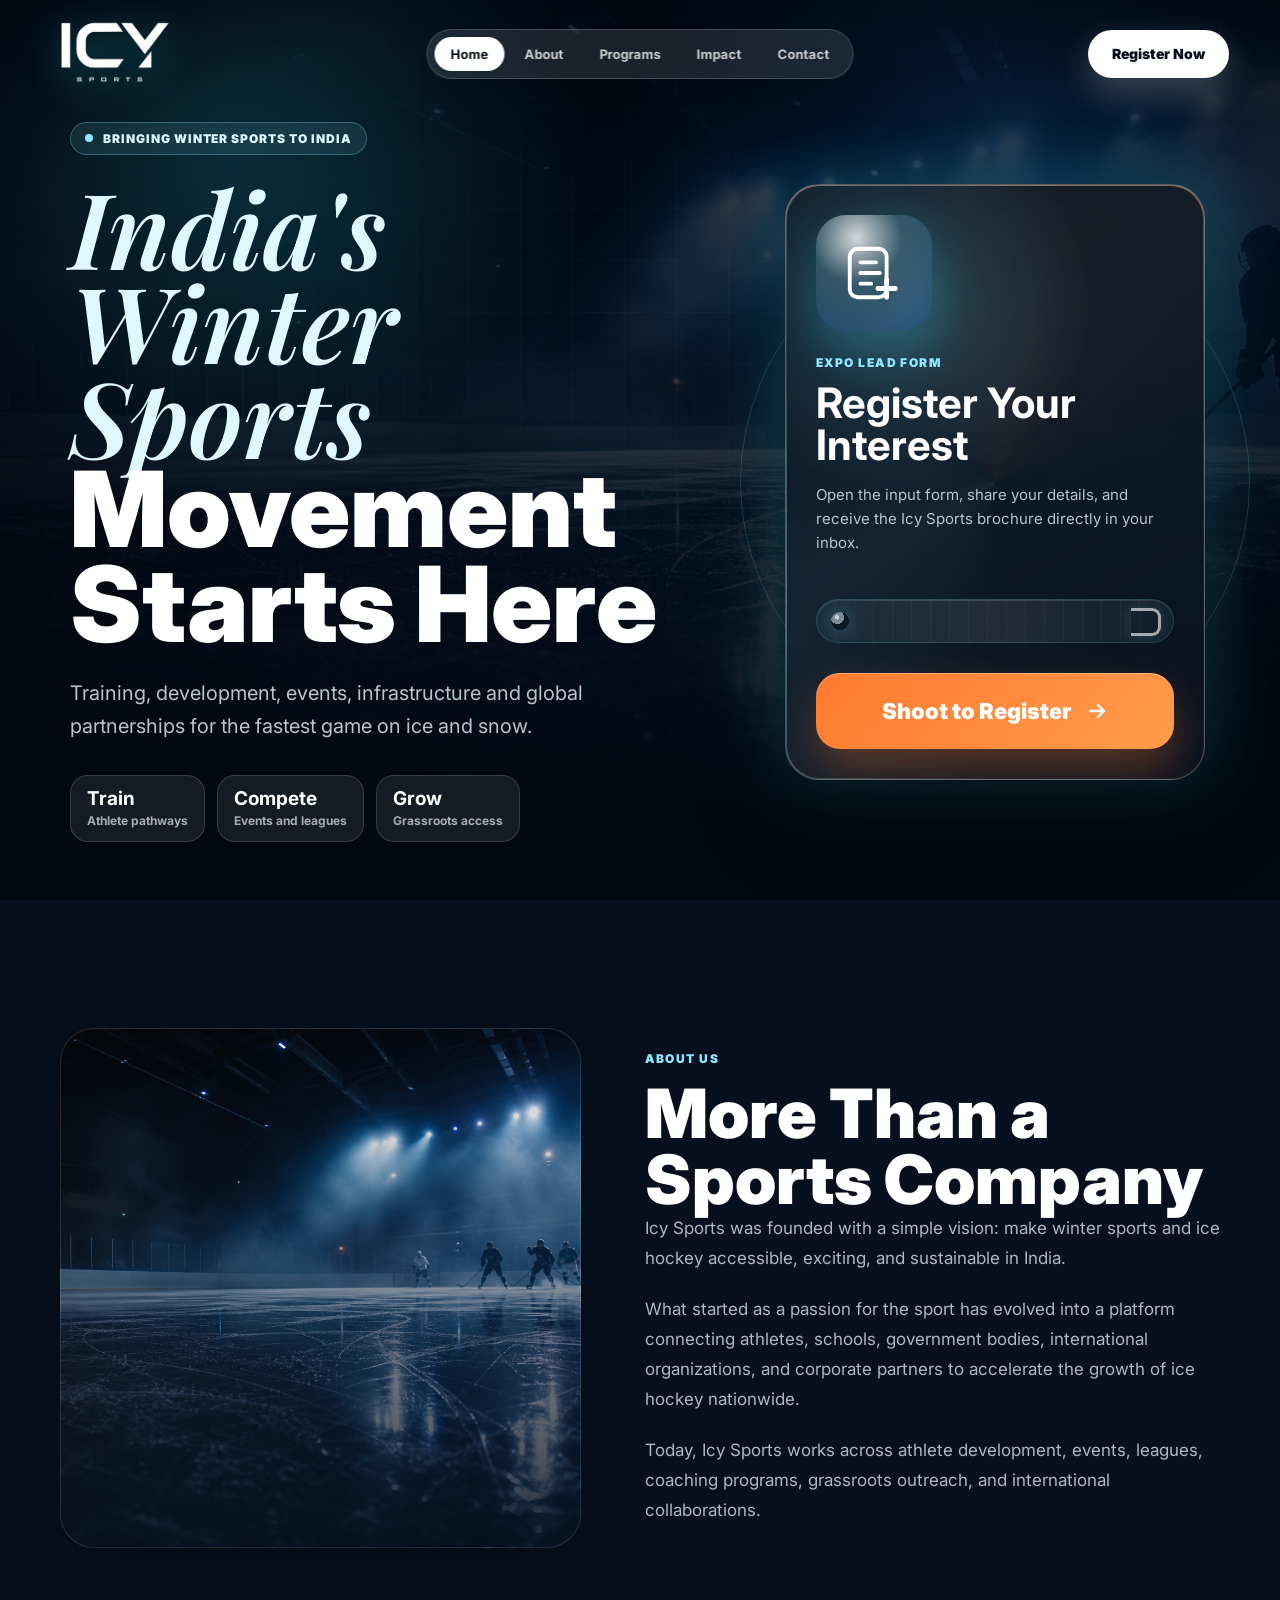
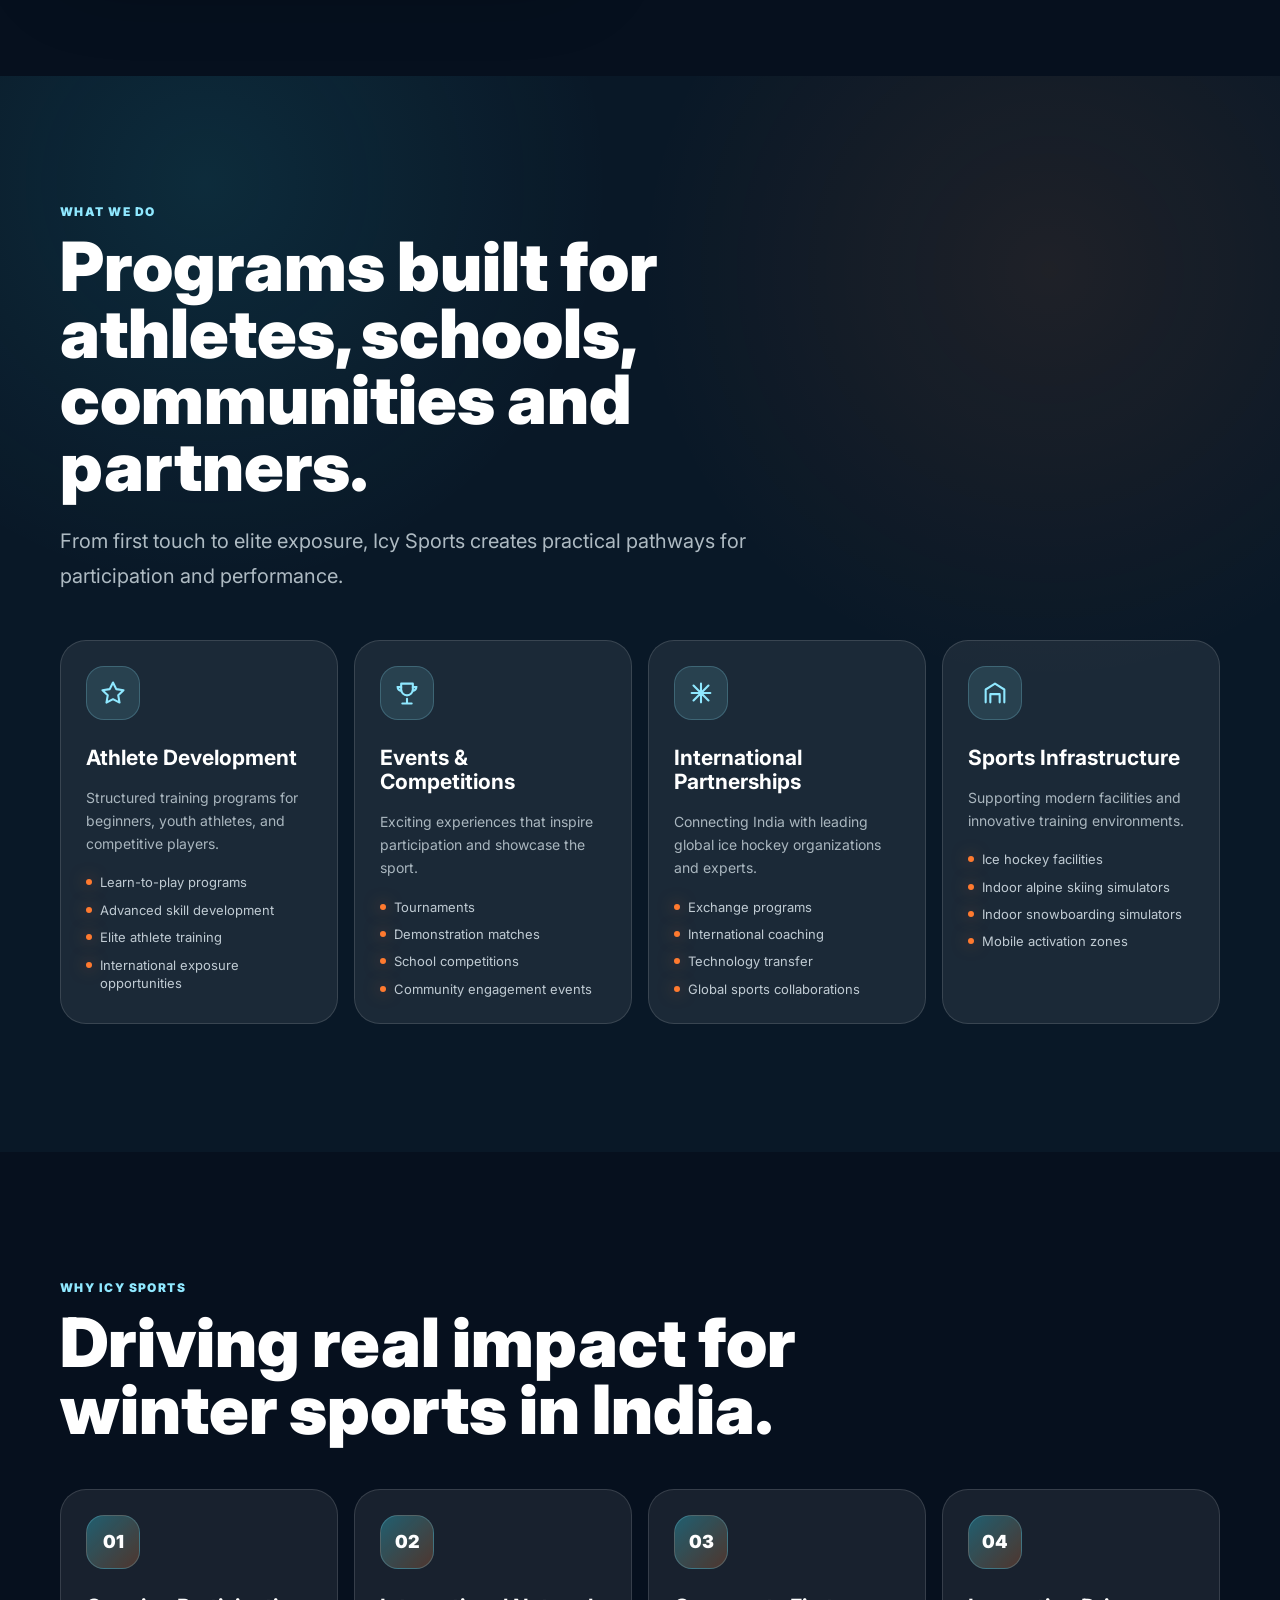
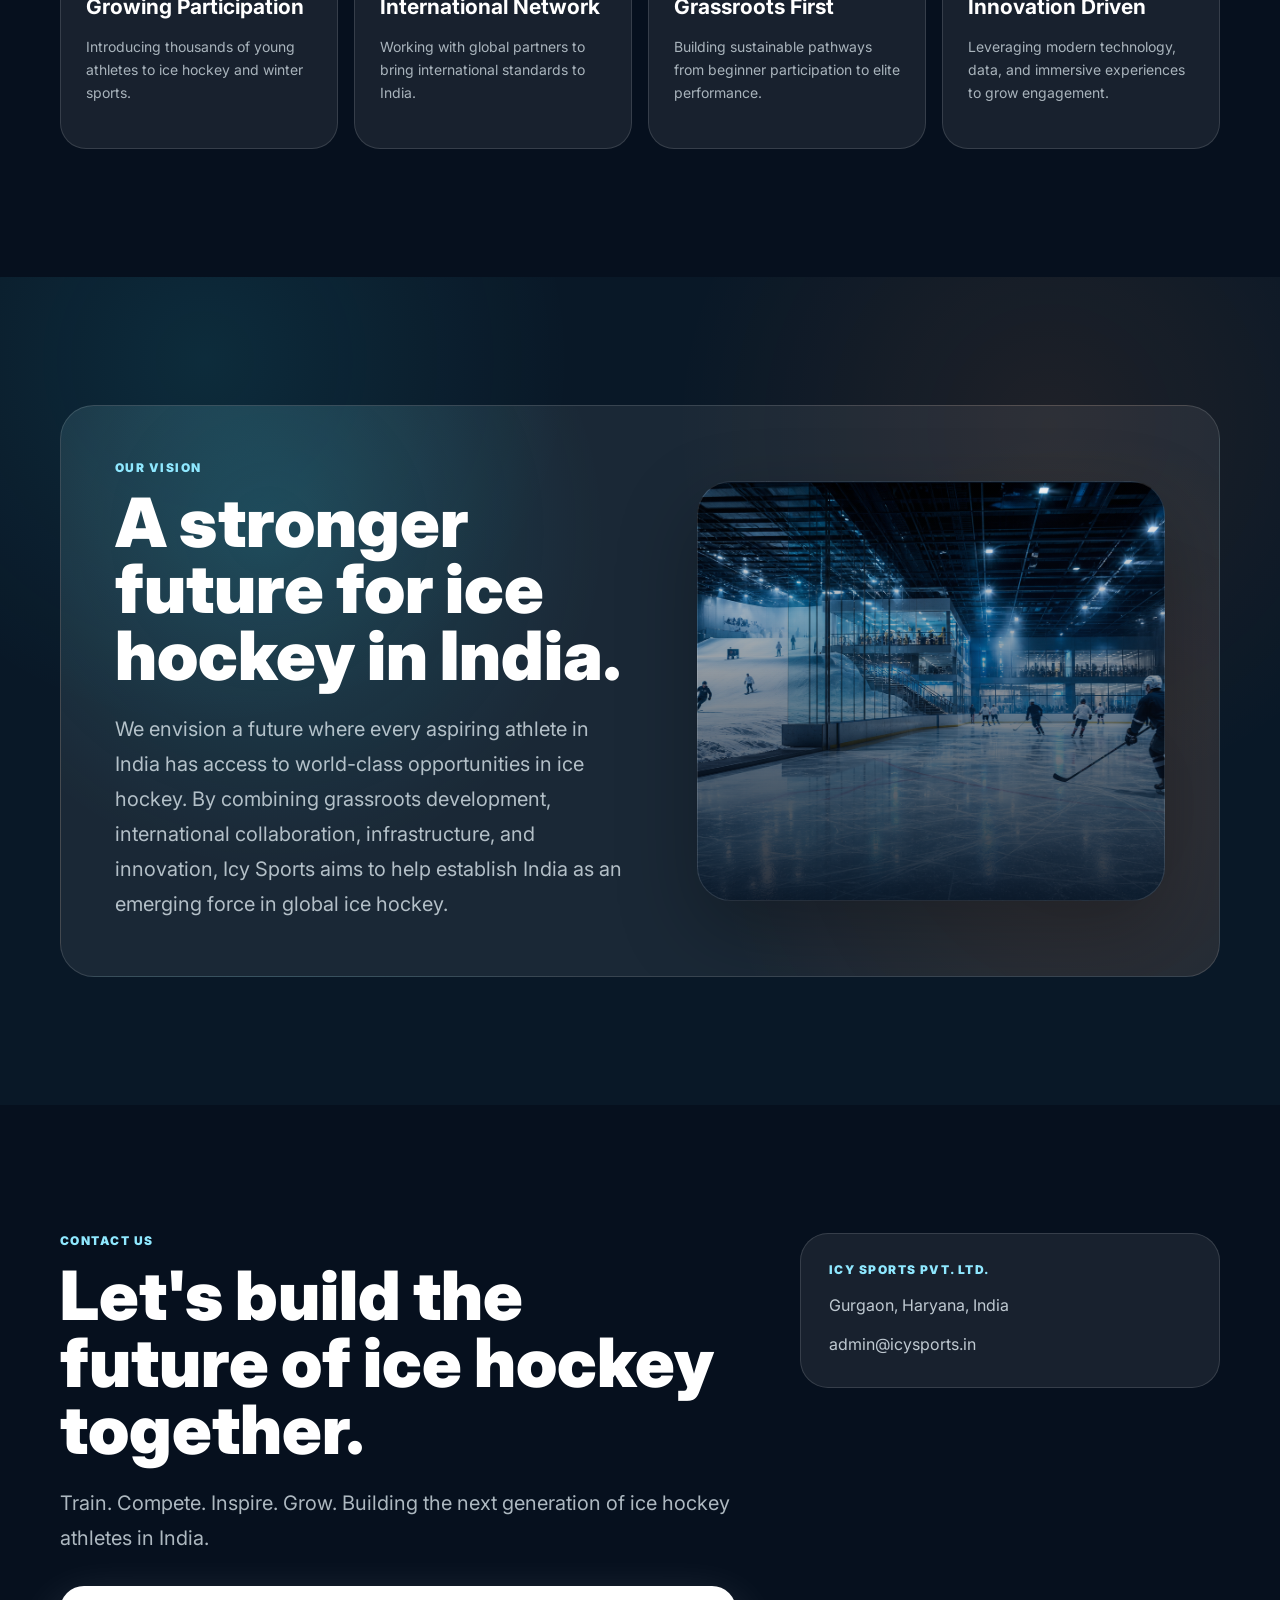
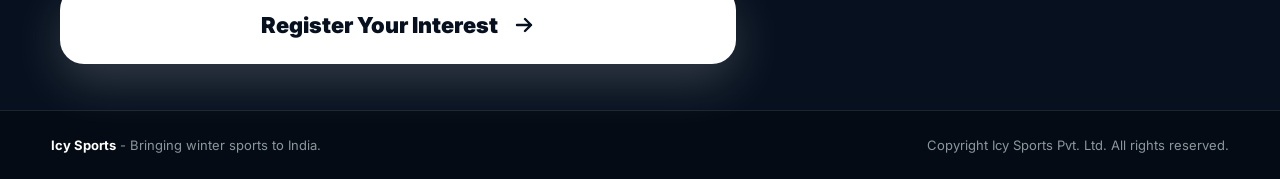
<file: index.html>
<!DOCTYPE html>
<html lang="en">
<head>
  <meta charset="UTF-8">
  <meta name="viewport" content="width=device-width, initial-scale=1.0">
  <title>Icy Sports - Ice Hockey India</title>
  <link rel="preconnect" href="https://fonts.googleapis.com">
  <link rel="preconnect" href="https://fonts.gstatic.com" crossorigin>
  <link href="https://fonts.googleapis.com/css2?family=Inter:wght@300;400;500;600;700;800;900&family=Playfair+Display:ital,wght@1,500;1,600;1,700&display=swap" rel="stylesheet">
  <style>
    *, *::before, *::after { box-sizing: border-box; margin: 0; padding: 0; }

    :root {
      --ice: #dff8ff;
      --frost: #8fe8ff;
      --blue: #1c8dff;
      --cyan: #31d6ef;
      --navy: #06101e;
      --navy-2: #091827;
      --ink: #eef9ff;
      --muted: rgba(238, 249, 255, 0.72);
      --line: rgba(255, 255, 255, 0.14);
      --orange: #ff7a2f;
      --orange-2: #ff9c4b;
      --glass: rgba(8, 23, 38, 0.58);
      --panel: rgba(255, 255, 255, 0.08);
    }

    html {
      scroll-behavior: smooth;
      background: var(--navy);
    }

    body {
      min-height: 100vh;
      font-family: "Inter", system-ui, -apple-system, BlinkMacSystemFont, "Segoe UI", sans-serif;
      color: var(--ink);
      background: var(--navy);
      letter-spacing: 0;
      overflow-x: hidden;
    }

    body.menu-open { overflow: hidden; }

    a { color: inherit; text-decoration: none; }
    button { font: inherit; }

    .font-display {
      font-family: "Playfair Display", Georgia, serif;
      font-style: italic;
    }

    .site-nav {
      position: fixed;
      top: 0;
      left: 0;
      right: 0;
      z-index: 100;
      display: flex;
      align-items: center;
      justify-content: space-between;
      gap: 20px;
      padding: 18px clamp(18px, 4vw, 52px);
      transition: background 0.2s ease, border-color 0.2s ease, backdrop-filter 0.2s ease;
      border-bottom: 1px solid transparent;
    }

    .site-nav.scrolled {
      background: rgba(5, 14, 25, 0.74);
      border-bottom-color: rgba(255, 255, 255, 0.1);
      backdrop-filter: blur(18px);
    }

    .brand {
      display: inline-flex;
      align-items: center;
      gap: 0;
      min-width: 174px;
    }

    .brand img {
      width: 128px;
      height: auto;
      object-fit: contain;
      filter: drop-shadow(0 8px 20px rgba(49, 214, 239, 0.35));
    }

    .brand span {
      font-size: 25px;
      font-weight: 700;
      line-height: 1;
      color: #fff;
    }

    .nav-pill {
      position: absolute;
      left: 50%;
      transform: translateX(-50%);
      display: flex;
      align-items: center;
      gap: 4px;
      padding: 7px;
      border: 1px solid rgba(255, 255, 255, 0.18);
      border-radius: 999px;
      background: rgba(255, 255, 255, 0.1);
      backdrop-filter: blur(18px);
      box-shadow: 0 18px 50px rgba(0, 0, 0, 0.22);
    }

    .nav-pill a {
      padding: 9px 16px;
      border-radius: 999px;
      font-size: 13px;
      font-weight: 700;
      color: rgba(255, 255, 255, 0.78);
      transition: background 0.2s ease, color 0.2s ease;
      white-space: nowrap;
    }

    .nav-pill a:hover,
    .nav-pill a.active {
      color: #06101e;
      background: #fff;
    }

    .nav-actions {
      display: flex;
      align-items: center;
      justify-content: flex-end;
      gap: 12px;
      min-width: 174px;
    }

    .nav-register {
      display: inline-flex;
      align-items: center;
      justify-content: center;
      min-height: 48px;
      padding: 0 24px;
      border-radius: 999px;
      background: #fff;
      color: #06101e;
      font-size: 14px;
      font-weight: 900;
      box-shadow: 0 14px 34px rgba(255, 255, 255, 0.22);
      transition: transform 0.2s ease, box-shadow 0.2s ease;
    }

    .nav-register:hover {
      transform: translateY(-2px);
      box-shadow: 0 18px 40px rgba(143, 232, 255, 0.28);
    }

    .menu-toggle {
      display: none;
      width: 48px;
      height: 48px;
      align-items: center;
      justify-content: center;
      border: 1px solid rgba(255, 255, 255, 0.18);
      border-radius: 50%;
      color: #fff;
      background: rgba(255, 255, 255, 0.1);
      cursor: pointer;
    }

    .menu-toggle span,
    .menu-toggle span::before,
    .menu-toggle span::after {
      display: block;
      width: 18px;
      height: 2px;
      border-radius: 2px;
      background: currentColor;
      transition: transform 0.2s ease, opacity 0.2s ease;
    }

    .menu-toggle span::before,
    .menu-toggle span::after {
      content: "";
      position: absolute;
    }

    .menu-toggle span { position: relative; }
    .menu-toggle span::before { transform: translateY(-6px); }
    .menu-toggle span::after { transform: translateY(6px); }

    .menu-open .menu-toggle span { background: transparent; }
    .menu-open .menu-toggle span::before { background: #fff; transform: rotate(45deg); }
    .menu-open .menu-toggle span::after { background: #fff; transform: rotate(-45deg); }

    .mobile-menu {
      display: none;
      position: fixed;
      inset: 76px 16px auto;
      z-index: 95;
      padding: 18px;
      border: 1px solid rgba(255, 255, 255, 0.16);
      border-radius: 22px;
      background: rgba(5, 14, 25, 0.92);
      backdrop-filter: blur(18px);
      box-shadow: 0 30px 80px rgba(0, 0, 0, 0.4);
    }

    .mobile-menu a {
      display: block;
      padding: 14px 14px;
      border-radius: 14px;
      color: rgba(255, 255, 255, 0.82);
      font-weight: 800;
    }

    .mobile-menu a:hover { background: rgba(255, 255, 255, 0.1); color: #fff; }
    .menu-open .mobile-menu { display: block; }

    .hero {
      position: relative;
      min-height: 100vh;
      min-height: 100dvh;
      overflow: hidden;
      display: grid;
      place-items: center;
      padding: 118px 22px 54px;
      background: #020811;
      isolation: isolate;
    }

    .hero-base,
    .hero-reveal {
      position: absolute;
      inset: 0;
      pointer-events: none;
    }

    .hero-base {
      z-index: -5;
      background:
        radial-gradient(circle at 18% 18%, rgba(49, 214, 239, 0.32), transparent 28%),
        radial-gradient(circle at 82% 22%, rgba(28, 141, 255, 0.26), transparent 34%),
        linear-gradient(135deg, rgba(6, 16, 30, 0.88), rgba(6, 16, 30, 0.54)),
        url("assets/hero-ice-rink.png");
      background-position: center;
      background-size: cover;
      animation: heroZoom 1.9s cubic-bezier(0.16, 1, 0.3, 1) forwards;
      filter: saturate(0.95) contrast(1.05);
    }

    .hero-reveal {
      z-index: -4;
      background:
        linear-gradient(135deg, rgba(10, 32, 54, 0.42), rgba(0, 0, 0, 0.12)),
        url("assets/hero-winter-training.png");
      background-position: center;
      background-size: cover;
      opacity: 0.96;
      -webkit-mask-size: 100% 100%;
      mask-size: 100% 100%;
      -webkit-mask-repeat: no-repeat;
      mask-repeat: no-repeat;
    }

    .hero::before {
      content: "";
      position: absolute;
      inset: 0;
      z-index: -3;
      background:
        linear-gradient(rgba(255,255,255,0.08) 1px, transparent 1px),
        linear-gradient(90deg, rgba(255,255,255,0.08) 1px, transparent 1px);
      background-size: 52px 52px;
      mask-image: radial-gradient(ellipse 84% 68% at 50% 34%, black 0%, transparent 76%);
      opacity: 0.45;
      pointer-events: none;
    }

    .hero::after {
      content: "";
      position: absolute;
      inset: 0;
      z-index: -2;
      background:
        radial-gradient(ellipse 74% 55% at 50% 38%, transparent 0%, rgba(2, 8, 17, 0.42) 68%, #020811 100%),
        linear-gradient(180deg, rgba(2, 8, 17, 0.12) 0%, rgba(2, 8, 17, 0.42) 62%, #06101e 100%);
      pointer-events: none;
    }

    .hero-content {
      width: min(1140px, 100%);
      display: grid;
      grid-template-columns: minmax(0, 1fr) minmax(300px, 430px);
      align-items: center;
      gap: clamp(28px, 6vw, 74px);
    }

    .hero-copy {
      max-width: 710px;
      text-align: left;
    }

    .eyebrow {
      display: inline-flex;
      align-items: center;
      gap: 10px;
      margin-bottom: 24px;
      padding: 8px 14px;
      border: 1px solid rgba(143, 232, 255, 0.28);
      border-radius: 999px;
      background: rgba(143, 232, 255, 0.1);
      color: var(--ice);
      font-size: 12px;
      font-weight: 900;
      text-transform: uppercase;
      letter-spacing: 0.08em;
    }

    .eyebrow::before {
      content: "";
      width: 8px;
      height: 8px;
      border-radius: 50%;
      background: var(--frost);
      box-shadow: 0 0 0 0 rgba(143, 232, 255, 0.68);
      animation: pulseRing 2.2s ease-out infinite;
      flex: 0 0 auto;
    }

    h1 {
      color: #fff;
      font-size: clamp(48px, 8.2vw, 112px);
      line-height: 0.9;
      letter-spacing: 0;
      font-weight: 900;
      max-width: 820px;
    }

    h1 span {
      display: block;
    }

    h1 .font-display {
      color: var(--ice);
      font-weight: 600;
    }

    .hero-subtitle {
      max-width: 610px;
      margin-top: 26px;
      color: rgba(238, 249, 255, 0.78);
      font-size: clamp(16px, 2vw, 20px);
      line-height: 1.65;
    }

    .hero-stats {
      display: flex;
      flex-wrap: wrap;
      gap: 12px;
      margin-top: 32px;
    }

    .hero-stat {
      min-width: 134px;
      padding: 13px 16px;
      border: 1px solid rgba(255, 255, 255, 0.15);
      border-radius: 18px;
      background: rgba(255, 255, 255, 0.08);
      backdrop-filter: blur(14px);
    }

    .hero-stat strong {
      display: block;
      color: #fff;
      font-size: 19px;
      line-height: 1;
      margin-bottom: 5px;
    }

    .hero-stat span {
      display: block;
      color: rgba(238, 249, 255, 0.66);
      font-size: 12px;
      font-weight: 700;
    }

    .register-orbit {
      position: relative;
      min-height: 560px;
      display: grid;
      place-items: center;
    }

    .orbit-ring {
      position: absolute;
      border: 1px solid rgba(143, 232, 255, 0.18);
      border-radius: 50%;
      pointer-events: none;
    }

    .orbit-ring.one {
      width: min(90vw, 510px);
      height: min(90vw, 510px);
      animation: slowSpin 18s linear infinite;
    }

    .orbit-ring.two {
      width: min(74vw, 400px);
      height: min(74vw, 400px);
      border-style: dashed;
      animation: slowSpin 24s linear reverse infinite;
      opacity: 0.75;
    }

    .register-card {
      position: relative;
      width: min(100%, 420px);
      min-height: 468px;
      display: flex;
      flex-direction: column;
      justify-content: space-between;
      gap: 26px;
      padding: 30px;
      border: 1px solid rgba(255, 255, 255, 0.24);
      border-radius: 34px;
      background:
        linear-gradient(155deg, rgba(255, 255, 255, 0.2), rgba(255, 255, 255, 0.06)),
        rgba(5, 14, 25, 0.62);
      backdrop-filter: blur(24px);
      box-shadow:
        0 34px 90px rgba(0, 0, 0, 0.42),
        0 0 70px rgba(49, 214, 239, 0.28),
        inset 0 1px 0 rgba(255, 255, 255, 0.2);
      overflow: hidden;
      transform-style: preserve-3d;
      animation: floatCard 4.4s ease-in-out infinite;
    }

    .register-card::before {
      content: "";
      position: absolute;
      inset: -2px;
      background: conic-gradient(from 180deg, transparent, rgba(143, 232, 255, 0.52), transparent 34%, rgba(255, 122, 47, 0.54), transparent 72%);
      opacity: 0.75;
      animation: slowSpin 5.5s linear infinite;
      z-index: -2;
    }

    .register-card::after {
      content: "";
      position: absolute;
      inset: 1px;
      border-radius: 33px;
      background:
        radial-gradient(circle at 28% 20%, rgba(143, 232, 255, 0.22), transparent 34%),
        linear-gradient(155deg, rgba(8, 23, 38, 0.92), rgba(6, 16, 30, 0.74));
      z-index: -1;
    }

    .register-icon {
      width: 116px;
      height: 116px;
      display: grid;
      place-items: center;
      border-radius: 30px;
      background:
        radial-gradient(circle at 35% 20%, rgba(255, 255, 255, 0.82), rgba(143, 232, 255, 0.2) 38%, rgba(28, 141, 255, 0.24) 100%);
      color: #fff;
      box-shadow: 0 20px 50px rgba(49, 214, 239, 0.25);
      animation: iconGlow 2.6s ease-in-out infinite;
    }

    .register-icon svg {
      width: 62px;
      height: 62px;
      filter: drop-shadow(0 10px 18px rgba(0, 0, 0, 0.32));
    }

    .card-kicker {
      margin-top: 24px;
      color: var(--frost);
      font-size: 12px;
      font-weight: 900;
      text-transform: uppercase;
      letter-spacing: 0.12em;
    }

    .register-card h2 {
      margin-top: 12px;
      color: #fff;
      font-size: clamp(30px, 4vw, 42px);
      line-height: 1.02;
      letter-spacing: 0;
    }

    .register-card p {
      margin-top: 16px;
      color: rgba(238, 249, 255, 0.76);
      font-size: 15px;
      line-height: 1.6;
    }

    .register-cta {
      min-height: 76px;
      display: inline-flex;
      align-items: center;
      justify-content: center;
      gap: 14px;
      width: 100%;
      padding: 18px 26px;
      border-radius: 24px;
      background: linear-gradient(135deg, var(--orange), var(--orange-2));
      color: #fff;
      font-size: clamp(18px, 2.2vw, 22px);
      font-weight: 950;
      text-align: center;
      box-shadow:
        0 22px 46px rgba(255, 122, 47, 0.32),
        inset 0 1px 0 rgba(255, 255, 255, 0.32);
      transition: transform 0.2s ease, box-shadow 0.2s ease;
    }

    .shot-rink {
      position: relative;
      display: block;
      width: 100%;
      height: 44px;
      margin: 18px 0 4px;
      border-radius: 999px;
      border: 1px solid rgba(143, 232, 255, 0.22);
      background:
        linear-gradient(90deg, rgba(143,232,255,0.06), rgba(255,255,255,0.12), rgba(143,232,255,0.05)),
        repeating-linear-gradient(90deg, transparent 0 18px, rgba(255,255,255,0.05) 18px 19px);
      box-shadow: inset 0 1px 0 rgba(255,255,255,0.16);
      overflow: hidden;
      pointer-events: none;
      opacity: 0.8;
    }

    .shot-goal {
      position: absolute;
      top: 8px;
      right: 12px;
      width: 30px;
      height: 28px;
      border: 3px solid rgba(255,255,255,0.78);
      border-left: none;
      border-radius: 0 9px 9px 0;
      box-shadow: 0 0 18px rgba(143,232,255,0.28);
    }

    .shot-puck {
      position: absolute;
      left: 14px;
      top: 50%;
      width: 18px;
      height: 18px;
      border-radius: 50%;
      background:
        radial-gradient(circle at 35% 30%, #fff 0 12%, #95a8b7 13% 38%, #0b1725 39% 100%);
      transform: translateY(-50%);
      box-shadow: 0 0 20px rgba(143,232,255,0.48);
    }

    .register-card.shooting .shot-puck {
      animation: shootPuck 0.72s cubic-bezier(0.16, 1, 0.3, 1) forwards;
    }

    .register-card.shooting .register-cta {
      background: linear-gradient(135deg, #31d6ef, #1c8dff);
      box-shadow:
        0 30px 62px rgba(49, 214, 239, 0.38),
        inset 0 1px 0 rgba(255, 255, 255, 0.36);
    }

    @keyframes shootPuck {
      0% { left: 14px; transform: translateY(-50%) scale(1); }
      68% { left: calc(100% - 38px); transform: translateY(-50%) scale(0.88); }
      100% { left: calc(100% - 26px); transform: translateY(-50%) scale(0.2); opacity: 0; }
    }

    .ice-burst {
      position: absolute;
      right: 25px;
      top: 50%;
      width: 10px;
      height: 10px;
      border-radius: 50%;
      background: var(--ice);
      transform: translateY(-50%);
      opacity: 0;
      pointer-events: none;
    }

    .register-card.shooting .ice-burst {
      animation: goalBurst 0.62s 0.48s ease-out forwards;
    }

    @keyframes goalBurst {
      0% { opacity: 0.95; transform: translateY(-50%) scale(0.2); box-shadow: 0 0 0 0 rgba(255,255,255,0.95); }
      100% {
        opacity: 0;
        transform: translateY(-50%) scale(1.8);
        box-shadow:
          -42px -10px 0 rgba(143,232,255,0.85),
          -28px 18px 0 rgba(255,255,255,0.85),
          -12px -28px 0 rgba(255,122,47,0.8),
          18px 16px 0 rgba(143,232,255,0.75),
          34px -18px 0 rgba(255,255,255,0.75);
      }
    }

    .register-cta:hover {
      transform: translateY(-3px) scale(1.02);
      box-shadow:
        0 30px 62px rgba(255, 122, 47, 0.44),
        inset 0 1px 0 rgba(255, 255, 255, 0.36);
    }

    .register-cta svg {
      width: 24px;
      height: 24px;
      flex: 0 0 auto;
      transition: transform 0.2s ease;
    }

    .register-cta:hover svg { transform: translateX(4px); }

    .section {
      position: relative;
      padding: clamp(76px, 10vw, 128px) clamp(20px, 4vw, 56px);
      background: var(--navy);
    }

    .section.alt {
      background:
        radial-gradient(circle at 16% 10%, rgba(49, 214, 239, 0.1), transparent 28%),
        radial-gradient(circle at 82% 18%, rgba(255, 122, 47, 0.09), transparent 30%),
        var(--navy-2);
    }

    .section-inner {
      width: min(1160px, 100%);
      margin: 0 auto;
    }

    .section-label {
      color: var(--frost);
      font-size: 12px;
      font-weight: 950;
      text-transform: uppercase;
      letter-spacing: 0.12em;
      margin-bottom: 14px;
    }

    .section-title {
      max-width: 820px;
      color: #fff;
      font-size: clamp(34px, 5.6vw, 68px);
      line-height: 0.98;
      letter-spacing: 0;
      font-weight: 900;
    }

    .section-lead {
      max-width: 760px;
      margin-top: 24px;
      color: var(--muted);
      font-size: clamp(16px, 2vw, 20px);
      line-height: 1.75;
    }

    .about-grid {
      display: grid;
      grid-template-columns: 0.95fr 1.05fr;
      gap: clamp(28px, 5vw, 70px);
      align-items: center;
    }

    .visual-panel {
      min-height: 520px;
      border: 1px solid rgba(255, 255, 255, 0.13);
      border-radius: 34px;
      background:
        linear-gradient(180deg, rgba(6, 16, 30, 0.02), rgba(6, 16, 30, 0.86)),
        url("assets/hero-ice-rink.png");
      background-position: center;
      background-size: cover;
      overflow: hidden;
      box-shadow: 0 30px 80px rgba(0, 0, 0, 0.28);
    }

    .visual-panel.small {
      min-height: 420px;
      background:
        linear-gradient(180deg, rgba(6, 16, 30, 0.04), rgba(6, 16, 30, 0.88)),
        url("assets/hero-winter-training.png");
      background-position: center;
      background-size: cover;
    }

    .about-copy {
      display: grid;
      gap: 20px;
      color: var(--muted);
      font-size: 17px;
      line-height: 1.78;
    }

    .service-grid {
      display: grid;
      grid-template-columns: repeat(4, minmax(0, 1fr));
      gap: 16px;
      margin-top: 46px;
    }

    .service-card,
    .impact-card {
      position: relative;
      min-height: 330px;
      padding: 25px;
      border: 1px solid rgba(255, 255, 255, 0.13);
      border-radius: 26px;
      background: rgba(255, 255, 255, 0.075);
      overflow: hidden;
      transition: transform 0.2s ease, border-color 0.2s ease, background 0.2s ease;
    }

    .service-card:hover,
    .impact-card:hover {
      transform: translateY(-7px);
      border-color: rgba(143, 232, 255, 0.34);
      background: rgba(255, 255, 255, 0.105);
    }

    .service-icon,
    .impact-num {
      width: 54px;
      height: 54px;
      display: grid;
      place-items: center;
      border-radius: 18px;
      background: rgba(143, 232, 255, 0.12);
      color: var(--frost);
      margin-bottom: 26px;
      border: 1px solid rgba(143, 232, 255, 0.22);
    }

    .service-icon svg { width: 28px; height: 28px; }

    .service-card h3,
    .impact-card h3 {
      color: #fff;
      font-size: 21px;
      line-height: 1.16;
      margin-bottom: 16px;
    }

    .service-card p,
    .impact-card p {
      color: rgba(238, 249, 255, 0.68);
      font-size: 14px;
      line-height: 1.65;
      margin-bottom: 18px;
    }

    .service-card ul {
      list-style: none;
      display: grid;
      gap: 9px;
    }

    .service-card li {
      display: flex;
      gap: 8px;
      color: rgba(238, 249, 255, 0.78);
      font-size: 13px;
      line-height: 1.42;
    }

    .service-card li::before {
      content: "";
      width: 6px;
      height: 6px;
      margin-top: 6px;
      border-radius: 50%;
      background: var(--orange);
      box-shadow: 0 0 16px rgba(255, 122, 47, 0.54);
      flex: 0 0 auto;
    }

    .impact-grid {
      display: grid;
      grid-template-columns: repeat(4, minmax(0, 1fr));
      gap: 16px;
      margin-top: 46px;
    }

    .impact-card {
      min-height: 260px;
    }

    .impact-num {
      color: #fff;
      background: linear-gradient(135deg, rgba(49, 214, 239, 0.34), rgba(255, 122, 47, 0.24));
      font-weight: 950;
      font-size: 18px;
    }

    .vision-band {
      display: grid;
      grid-template-columns: minmax(0, 1.05fr) minmax(280px, 0.95fr);
      gap: clamp(28px, 5vw, 64px);
      align-items: center;
      padding: clamp(28px, 5vw, 54px);
      border: 1px solid rgba(255, 255, 255, 0.13);
      border-radius: 34px;
      background:
        radial-gradient(circle at 18% 22%, rgba(49, 214, 239, 0.16), transparent 32%),
        radial-gradient(circle at 88% 70%, rgba(255, 122, 47, 0.12), transparent 34%),
        rgba(255, 255, 255, 0.07);
      overflow: hidden;
    }

    .contact {
      padding-bottom: 46px;
    }

    .contact-grid {
      display: grid;
      grid-template-columns: minmax(0, 1fr) minmax(280px, 420px);
      gap: clamp(28px, 5vw, 70px);
      align-items: start;
    }

    .contact-panel {
      padding: 28px;
      border: 1px solid rgba(255, 255, 255, 0.13);
      border-radius: 28px;
      background: rgba(255, 255, 255, 0.075);
    }

    .contact-panel a,
    .contact-panel p {
      display: block;
      color: rgba(238, 249, 255, 0.78);
      font-size: 16px;
      line-height: 1.8;
      margin-top: 10px;
    }

    .footer {
      display: flex;
      align-items: center;
      justify-content: space-between;
      gap: 18px;
      padding: 26px clamp(20px, 4vw, 56px);
      color: rgba(238, 249, 255, 0.58);
      border-top: 1px solid rgba(255, 255, 255, 0.1);
      background: #040b14;
      font-size: 13px;
    }

    .footer strong { color: #fff; }

    .big-final-cta {
      display: inline-flex;
      align-items: center;
      justify-content: center;
      gap: 14px;
      width: 100%;
      min-height: 78px;
      margin-top: 30px;
      padding: 18px 26px;
      border-radius: 24px;
      background: #fff;
      color: #06101e;
      font-size: clamp(18px, 2vw, 22px);
      font-weight: 950;
      box-shadow: 0 18px 50px rgba(255, 255, 255, 0.18);
      transition: transform 0.2s ease, box-shadow 0.2s ease;
    }

    .big-final-cta:hover {
      transform: translateY(-3px);
      box-shadow: 0 28px 64px rgba(143, 232, 255, 0.24);
    }

    .hero-anim {
      opacity: 0;
      animation-fill-mode: forwards;
      animation-timing-function: cubic-bezier(0.16, 1, 0.3, 1);
    }

    .hero-reveal-text { animation-name: heroReveal; animation-duration: 1.1s; }
    .hero-fade { animation-name: heroFadeUp; animation-duration: 1s; }

    .reveal-on-scroll {
      opacity: 0;
      transform: translateY(22px);
      transition: opacity 0.72s cubic-bezier(0.16, 1, 0.3, 1), transform 0.72s cubic-bezier(0.16, 1, 0.3, 1);
    }

    .reveal-on-scroll.visible {
      opacity: 1;
      transform: translateY(0);
    }

    @keyframes heroReveal {
      0% { opacity: 0; transform: translateY(28px); filter: blur(12px); }
      100% { opacity: 1; transform: translateY(0); filter: blur(0); }
    }

    @keyframes heroFadeUp {
      0% { opacity: 0; transform: translateY(20px); }
      100% { opacity: 1; transform: translateY(0); }
    }

    @keyframes heroZoom {
      0% { transform: scale(1.12); }
      100% { transform: scale(1); }
    }

    @keyframes pulseRing {
      0% { box-shadow: 0 0 0 0 rgba(143, 232, 255, 0.62); }
      70% { box-shadow: 0 0 0 10px rgba(143, 232, 255, 0); }
      100% { box-shadow: 0 0 0 0 rgba(143, 232, 255, 0); }
    }

    @keyframes floatCard {
      0%, 100% { transform: translateY(0) rotateX(0deg) rotateY(0deg); }
      50% { transform: translateY(-12px) rotateX(1deg) rotateY(-1.2deg); }
    }

    @keyframes slowSpin {
      to { transform: rotate(360deg); }
    }

    @keyframes iconGlow {
      0%, 100% { box-shadow: 0 20px 50px rgba(49, 214, 239, 0.25); }
      50% { box-shadow: 0 24px 76px rgba(143, 232, 255, 0.42); }
    }

    @media (max-width: 1050px) {
      .nav-pill { display: none; }
      .service-grid, .impact-grid { grid-template-columns: repeat(2, minmax(0, 1fr)); }
      .hero-content { grid-template-columns: 1fr; text-align: center; }
      .hero-copy { max-width: 850px; margin: 0 auto; text-align: center; }
      .hero-subtitle { margin-left: auto; margin-right: auto; }
      .hero-stats { justify-content: center; }
      .register-orbit { min-height: 500px; }
    }

    @media (max-width: 760px) {
      .site-nav { padding: 14px 16px; }
      .brand img { width: 112px; }
      .nav-register { display: none; }
      .menu-toggle { display: inline-flex; }
      .hero { padding-top: 102px; }
      .hero-content { gap: 24px; }
      .hero-copy { text-align: left; }
      .hero-subtitle { margin-left: 0; }
      .hero-stats { justify-content: flex-start; }
      .register-orbit { min-height: 442px; }
      .register-card { min-height: 430px; padding: 24px; border-radius: 28px; }
      .register-card::after { border-radius: 27px; }
      .register-icon { width: 96px; height: 96px; border-radius: 26px; }
      .register-icon svg { width: 54px; height: 54px; }
      .about-grid, .vision-band, .contact-grid { grid-template-columns: 1fr; }
      .visual-panel { min-height: 360px; }
      .service-grid, .impact-grid { grid-template-columns: 1fr; }
      .footer { flex-direction: column; align-items: flex-start; }
    }

    @media (prefers-reduced-motion: reduce) {
      *, *::before, *::after {
        animation-duration: 0.01ms !important;
        animation-iteration-count: 1 !important;
        scroll-behavior: auto !important;
        transition-duration: 0.01ms !important;
      }
      .hero-anim, .reveal-on-scroll { opacity: 1; transform: none; }
    }
  </style>
</head>
<body>
  <nav class="site-nav" id="siteNav" aria-label="Primary navigation">
    <a class="brand" href="#top" aria-label="Icy Sports home">
      <img src="assets/icy-logo-white.png" alt="Icy Sports">
    </a>

    <div class="nav-pill" aria-label="Section navigation">
      <a class="active" href="#top">Home</a>
      <a href="#about">About</a>
      <a href="#programs">Programs</a>
      <a href="#impact">Impact</a>
      <a href="#contact">Contact</a>
    </div>

    <div class="nav-actions">
      <a class="nav-register" href="register/">Register Now</a>
      <button class="menu-toggle" id="menuToggle" type="button" aria-label="Open menu" aria-expanded="false">
        <span></span>
      </button>
    </div>
  </nav>

  <div class="mobile-menu" id="mobileMenu" aria-label="Mobile navigation">
    <a href="#about">About</a>
    <a href="#programs">Programs</a>
    <a href="#impact">Impact</a>
    <a href="#vision">Vision</a>
    <a href="#contact">Contact</a>
    <a href="register/">Register Now</a>
  </div>

  <main id="top">
    <section class="hero" id="hero">
      <div class="hero-base"></div>
      <div class="hero-reveal" id="heroRevealLayer"></div>
      <canvas id="spotlightCanvas" hidden></canvas>

      <div class="hero-content">
        <div class="hero-copy">
          <div class="eyebrow hero-anim hero-fade" style="animation-delay: 0.12s;">Bringing winter sports to India</div>
          <h1>
            <span class="font-display hero-anim hero-reveal-text" style="animation-delay: 0.25s;">India's Winter Sports</span>
            <span class="hero-anim hero-reveal-text" style="animation-delay: 0.42s;">Movement Starts Here</span>
          </h1>
          <p class="hero-subtitle hero-anim hero-fade" style="animation-delay: 0.68s;">
            Training, development, events, infrastructure and global partnerships for the fastest game on ice and snow.
          </p>
          <div class="hero-stats hero-anim hero-fade" style="animation-delay: 0.82s;">
            <div class="hero-stat"><strong>Train</strong><span>Athlete pathways</span></div>
            <div class="hero-stat"><strong>Compete</strong><span>Events and leagues</span></div>
            <div class="hero-stat"><strong>Grow</strong><span>Grassroots access</span></div>
          </div>
        </div>

        <div class="register-orbit hero-anim hero-fade" style="animation-delay: 0.92s;">
          <div class="orbit-ring one"></div>
          <div class="orbit-ring two"></div>
          <a class="register-card" href="register/" aria-label="Open registration form" id="heroRegisterCard">
            <div>
              <div class="register-icon" aria-hidden="true">
                <svg viewBox="0 0 64 64" fill="none">
                  <path d="M15 7h22a8 8 0 0 1 8 8v34a8 8 0 0 1-8 8H15a8 8 0 0 1-8-8V15a8 8 0 0 1 8-8Z" stroke="currentColor" stroke-width="4"/>
                  <path d="M18 21h16M18 32h20M18 43h11" stroke="currentColor" stroke-width="4" stroke-linecap="round"/>
                  <path d="M45 39v18M36 48h18" stroke="currentColor" stroke-width="5" stroke-linecap="round"/>
                </svg>
              </div>
              <div class="card-kicker">Expo Lead Form</div>
              <h2>Register Your Interest</h2>
              <p>Open the input form, share your details, and receive the Icy Sports brochure directly in your inbox.</p>
            </div>
            <span class="shot-rink" aria-hidden="true">
              <span class="shot-puck"></span>
              <span class="shot-goal"></span>
              <span class="ice-burst"></span>
            </span>
            <span class="register-cta">
              <span class="register-cta-label">Shoot to Register</span>
              <svg viewBox="0 0 24 24" fill="none" aria-hidden="true">
                <path d="M5 12h14M13 6l6 6-6 6" stroke="currentColor" stroke-width="2.4" stroke-linecap="round" stroke-linejoin="round"/>
              </svg>
            </span>
          </a>
        </div>
      </div>
    </section>

    <section class="section" id="about">
      <div class="section-inner about-grid">
        <div class="visual-panel reveal-on-scroll" aria-hidden="true"></div>
        <div class="reveal-on-scroll">
          <div class="section-label">About Us</div>
          <h2 class="section-title">More Than a Sports Company</h2>
          <div class="about-copy">
            <p>Icy Sports was founded with a simple vision: make winter sports and ice hockey accessible, exciting, and sustainable in India.</p>
            <p>What started as a passion for the sport has evolved into a platform connecting athletes, schools, government bodies, international organizations, and corporate partners to accelerate the growth of ice hockey nationwide.</p>
            <p>Today, Icy Sports works across athlete development, events, leagues, coaching programs, grassroots outreach, and international collaborations.</p>
          </div>
        </div>
      </div>
    </section>

    <section class="section alt" id="programs">
      <div class="section-inner">
        <div class="section-label reveal-on-scroll">What We Do</div>
        <h2 class="section-title reveal-on-scroll">Programs built for athletes, schools, communities and partners.</h2>
        <p class="section-lead reveal-on-scroll">From first touch to elite exposure, Icy Sports creates practical pathways for participation and performance.</p>

        <div class="service-grid">
          <article class="service-card reveal-on-scroll">
            <div class="service-icon" aria-hidden="true">
              <svg viewBox="0 0 24 24" fill="none"><path d="M12 3l2.8 5.7 6.2.9-4.5 4.4 1.1 6.2L12 17.3 6.4 20.2 7.5 14 3 9.6l6.2-.9L12 3Z" stroke="currentColor" stroke-width="1.8" stroke-linejoin="round"/></svg>
            </div>
            <h3>Athlete Development</h3>
            <p>Structured training programs for beginners, youth athletes, and competitive players.</p>
            <ul>
              <li>Learn-to-play programs</li>
              <li>Advanced skill development</li>
              <li>Elite athlete training</li>
              <li>International exposure opportunities</li>
            </ul>
          </article>

          <article class="service-card reveal-on-scroll">
            <div class="service-icon" aria-hidden="true">
              <svg viewBox="0 0 24 24" fill="none"><path d="M8 21h8M12 17v4M7 4h10v5a5 5 0 0 1-10 0V4Z" stroke="currentColor" stroke-width="1.8" stroke-linecap="round" stroke-linejoin="round"/><path d="M7 7H4a3 3 0 0 0 3 3M17 7h3a3 3 0 0 1-3 3" stroke="currentColor" stroke-width="1.8" stroke-linecap="round"/></svg>
            </div>
            <h3>Events & Competitions</h3>
            <p>Exciting experiences that inspire participation and showcase the sport.</p>
            <ul>
              <li>Tournaments</li>
              <li>Demonstration matches</li>
              <li>School competitions</li>
              <li>Community engagement events</li>
            </ul>
          </article>

          <article class="service-card reveal-on-scroll">
            <div class="service-icon" aria-hidden="true">
              <svg viewBox="0 0 24 24" fill="none"><path d="M4 12h16M12 4v16M5.6 5.6l12.8 12.8M18.4 5.6 5.6 18.4" stroke="currentColor" stroke-width="1.8" stroke-linecap="round"/></svg>
            </div>
            <h3>International Partnerships</h3>
            <p>Connecting India with leading global ice hockey organizations and experts.</p>
            <ul>
              <li>Exchange programs</li>
              <li>International coaching</li>
              <li>Technology transfer</li>
              <li>Global sports collaborations</li>
            </ul>
          </article>

          <article class="service-card reveal-on-scroll">
            <div class="service-icon" aria-hidden="true">
              <svg viewBox="0 0 24 24" fill="none"><path d="M4 20V9l8-5 8 5v11M8 20v-7h8v7" stroke="currentColor" stroke-width="1.8" stroke-linecap="round" stroke-linejoin="round"/></svg>
            </div>
            <h3>Sports Infrastructure</h3>
            <p>Supporting modern facilities and innovative training environments.</p>
            <ul>
              <li>Ice hockey facilities</li>
              <li>Indoor alpine skiing simulators</li>
              <li>Indoor snowboarding simulators</li>
              <li>Mobile activation zones</li>
            </ul>
          </article>
        </div>
      </div>
    </section>

    <section class="section" id="impact">
      <div class="section-inner">
        <div class="section-label reveal-on-scroll">Why Icy Sports</div>
        <h2 class="section-title reveal-on-scroll">Driving real impact for winter sports in India.</h2>
        <div class="impact-grid">
          <article class="impact-card reveal-on-scroll">
            <div class="impact-num">01</div>
            <h3>Growing Participation</h3>
            <p>Introducing thousands of young athletes to ice hockey and winter sports.</p>
          </article>
          <article class="impact-card reveal-on-scroll">
            <div class="impact-num">02</div>
            <h3>International Network</h3>
            <p>Working with global partners to bring international standards to India.</p>
          </article>
          <article class="impact-card reveal-on-scroll">
            <div class="impact-num">03</div>
            <h3>Grassroots First</h3>
            <p>Building sustainable pathways from beginner participation to elite performance.</p>
          </article>
          <article class="impact-card reveal-on-scroll">
            <div class="impact-num">04</div>
            <h3>Innovation Driven</h3>
            <p>Leveraging modern technology, data, and immersive experiences to grow engagement.</p>
          </article>
        </div>
      </div>
    </section>

    <section class="section alt" id="vision">
      <div class="section-inner">
        <div class="vision-band reveal-on-scroll">
          <div>
            <div class="section-label">Our Vision</div>
            <h2 class="section-title">A stronger future for ice hockey in India.</h2>
            <p class="section-lead">We envision a future where every aspiring athlete in India has access to world-class opportunities in ice hockey. By combining grassroots development, international collaboration, infrastructure, and innovation, Icy Sports aims to help establish India as an emerging force in global ice hockey.</p>
          </div>
          <div class="visual-panel small" aria-hidden="true"></div>
        </div>
      </div>
    </section>

    <section class="section contact" id="contact">
      <div class="section-inner contact-grid">
        <div class="reveal-on-scroll">
          <div class="section-label">Contact Us</div>
          <h2 class="section-title">Let's build the future of ice hockey together.</h2>
          <p class="section-lead">Train. Compete. Inspire. Grow. Building the next generation of ice hockey athletes in India.</p>
          <a class="big-final-cta" href="register/">
            Register Your Interest
            <svg width="24" height="24" viewBox="0 0 24 24" fill="none" aria-hidden="true">
              <path d="M5 12h14M13 6l6 6-6 6" stroke="currentColor" stroke-width="2.4" stroke-linecap="round" stroke-linejoin="round"/>
            </svg>
          </a>
        </div>
        <div class="contact-panel reveal-on-scroll">
          <div class="section-label">Icy Sports Pvt. Ltd.</div>
          <p>Gurgaon, Haryana, India</p>
          <a href="mailto:admin@icysports.in">admin@icysports.in</a>
        </div>
      </div>
    </section>
  </main>

  <footer class="footer">
    <p><strong>Icy Sports</strong> - Bringing winter sports to India.</p>
    <p>Copyright Icy Sports Pvt. Ltd. All rights reserved.</p>
  </footer>

  <script>
    const nav = document.getElementById("siteNav");
    const menuToggle = document.getElementById("menuToggle");
    const revealLayer = document.getElementById("heroRevealLayer");
    const canvas = document.getElementById("spotlightCanvas");
    const ctx = canvas.getContext("2d");
    const spotlightRadius = 260;
    const mouse = { x: -999, y: -999 };
    const smooth = { x: -999, y: -999 };
    let rafId = null;

    function setNavState() {
      nav.classList.toggle("scrolled", window.scrollY > 14);
    }

    function closeMenu() {
      document.body.classList.remove("menu-open");
      menuToggle.setAttribute("aria-expanded", "false");
    }

    function sizeCanvas() {
      canvas.width = window.innerWidth;
      canvas.height = window.innerHeight;
    }

    function drawSpotlight() {
      smooth.x += (mouse.x - smooth.x) * 0.1;
      smooth.y += (mouse.y - smooth.y) * 0.1;

      ctx.clearRect(0, 0, canvas.width, canvas.height);
      const gradient = ctx.createRadialGradient(smooth.x, smooth.y, 0, smooth.x, smooth.y, spotlightRadius);
      gradient.addColorStop(0, "rgba(255,255,255,1)");
      gradient.addColorStop(0.4, "rgba(255,255,255,1)");
      gradient.addColorStop(0.6, "rgba(255,255,255,0.75)");
      gradient.addColorStop(0.75, "rgba(255,255,255,0.4)");
      gradient.addColorStop(0.88, "rgba(255,255,255,0.12)");
      gradient.addColorStop(1, "rgba(255,255,255,0)");

      ctx.fillStyle = gradient;
      ctx.beginPath();
      ctx.arc(smooth.x, smooth.y, spotlightRadius, 0, Math.PI * 2);
      ctx.fill();

      const mask = `url(${canvas.toDataURL()})`;
      revealLayer.style.webkitMaskImage = mask;
      revealLayer.style.maskImage = mask;
      rafId = requestAnimationFrame(drawSpotlight);
    }

    window.addEventListener("scroll", setNavState, { passive: true });
    window.addEventListener("resize", sizeCanvas);
    window.addEventListener("mousemove", (event) => {
      mouse.x = event.clientX;
      mouse.y = event.clientY;
    }, { passive: true });

    window.addEventListener("touchmove", (event) => {
      if (!event.touches.length) return;
      mouse.x = event.touches[0].clientX;
      mouse.y = event.touches[0].clientY;
    }, { passive: true });

    menuToggle.addEventListener("click", () => {
      const isOpen = document.body.classList.toggle("menu-open");
      menuToggle.setAttribute("aria-expanded", String(isOpen));
    });

    document.querySelectorAll(".mobile-menu a").forEach((link) => {
      link.addEventListener("click", closeMenu);
    });

    const observer = new IntersectionObserver((entries) => {
      entries.forEach((entry) => {
        if (entry.isIntersecting) {
          entry.target.classList.add("visible");
          observer.unobserve(entry.target);
        }
      });
    }, { threshold: 0.14 });

    document.querySelectorAll(".reveal-on-scroll").forEach((el) => observer.observe(el));

    const heroRegisterCard = document.getElementById("heroRegisterCard");
    if (heroRegisterCard) {
      heroRegisterCard.addEventListener("click", (event) => {
        if (event.metaKey || event.ctrlKey || event.shiftKey || event.altKey) return;
        event.preventDefault();
        heroRegisterCard.classList.add("shooting");
        const label = heroRegisterCard.querySelector(".register-cta-label");
        if (label) label.textContent = "Goal! Opening Form";
        setTimeout(() => {
          window.location.href = heroRegisterCard.href;
        }, 820);
      });
    }

    sizeCanvas();
    setNavState();
    drawSpotlight();
  </script>
</body>
</html>
</file>
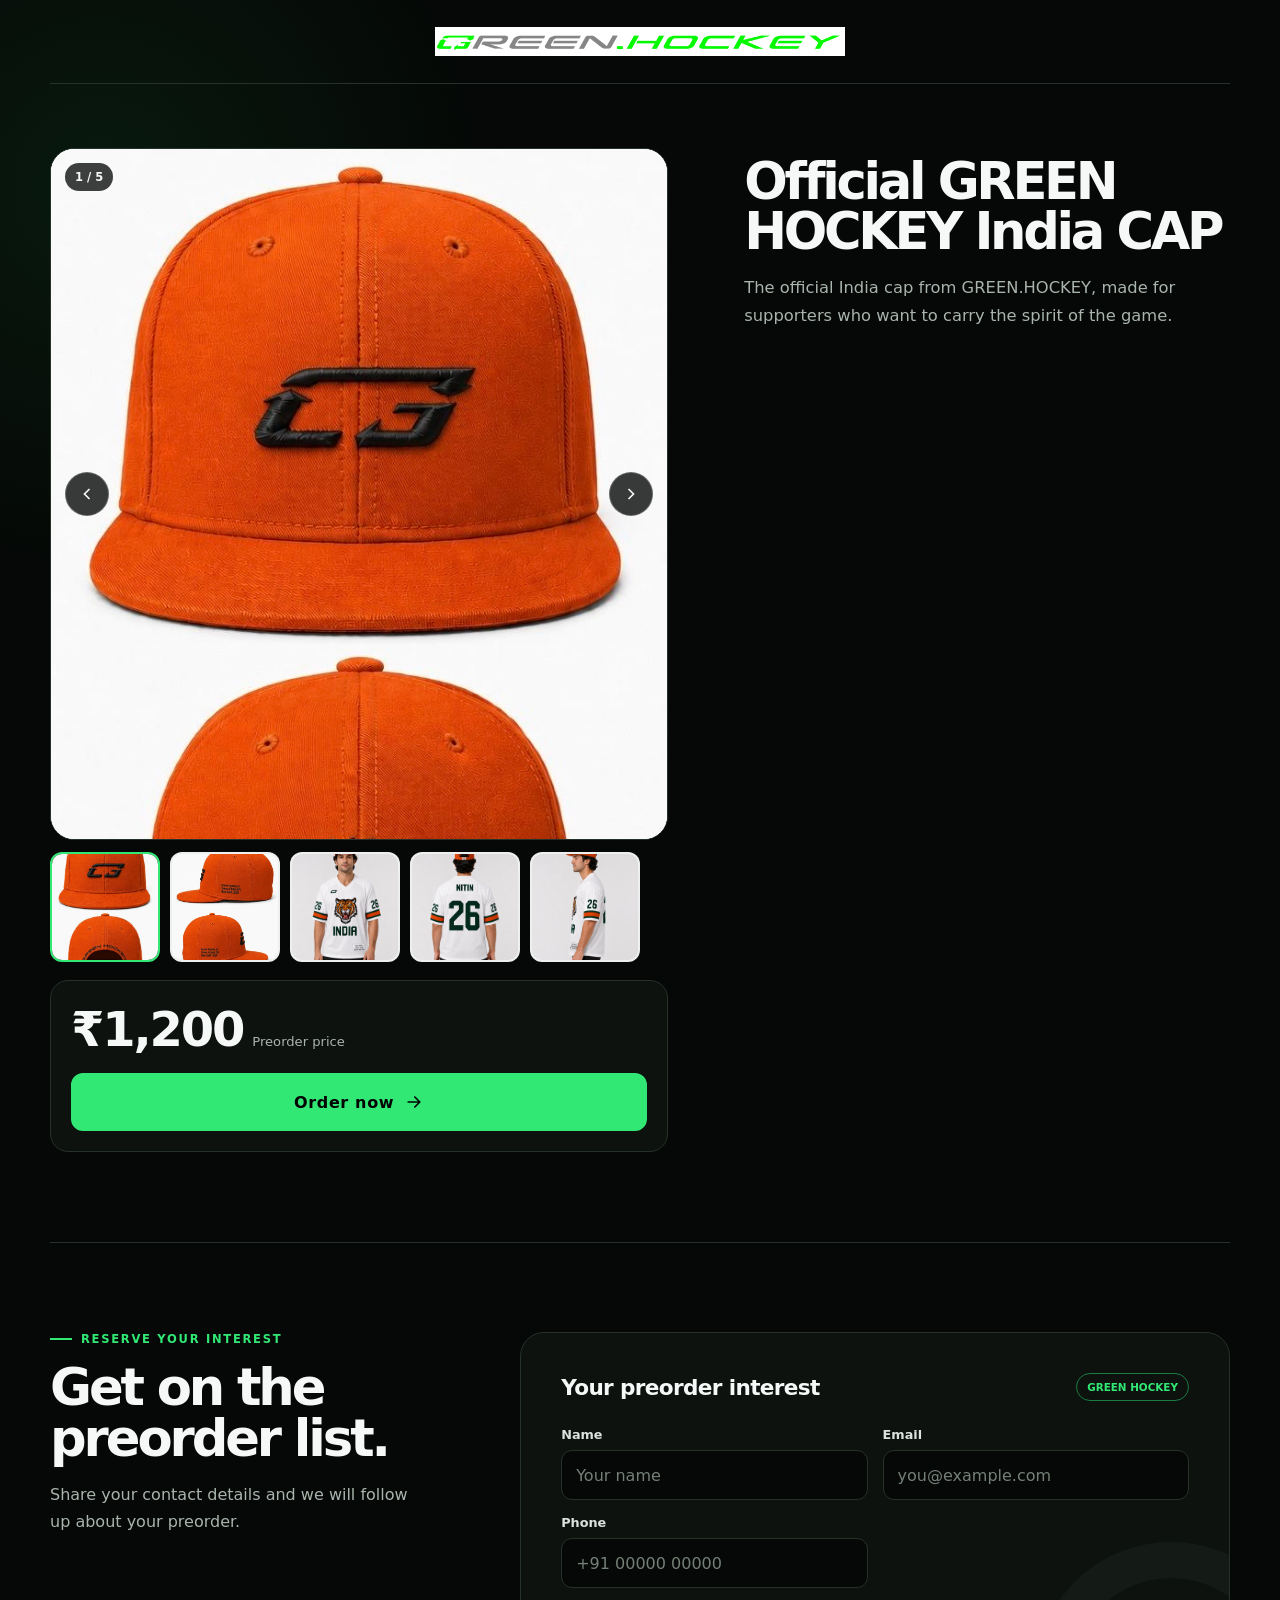
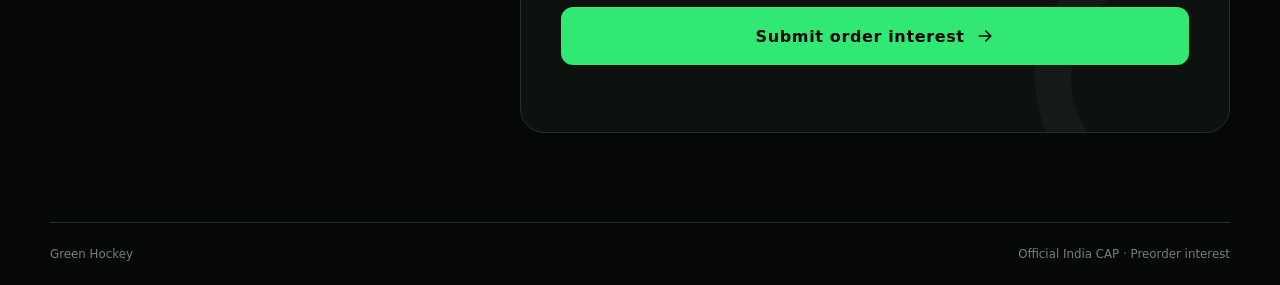
<file: cap/index.html>
<!doctype html>
<html lang="en">
<head>
  <meta charset="UTF-8">
  <meta name="viewport" content="width=device-width, initial-scale=1">
  <meta name="theme-color" content="#050806">
  <meta name="description" content="Preorder the Official GREEN HOCKEY India CAP.">
  <title>Official GREEN HOCKEY India CAP</title>
  <style>
    :root {
      --page: #050806;
      --surface: #0d120f;
      --surface-2: #141b16;
      --line: #263129;
      --green: #32e875;
      --green-dark: #197c42;
      --white: #f5f8f6;
      --muted: #a9b4ac;
      --black: #020403;
      --error: #ff9b9b;
    }

    * { box-sizing: border-box; }
    html { color-scheme: dark; scroll-behavior: smooth; }

    body {
      min-width: 320px;
      min-height: 100svh;
      margin: 0;
      background:
        radial-gradient(circle at 8% 10%, rgba(50, 232, 117, .08), transparent 24rem),
        var(--page);
      color: var(--white);
      font-family: Inter, ui-sans-serif, system-ui, -apple-system, BlinkMacSystemFont, "Segoe UI", sans-serif;
      -webkit-font-smoothing: antialiased;
    }

    button, input, select, textarea { font: inherit; }
    button, .thumb { cursor: pointer; }
    img { display: block; max-width: 100%; }

    .page-shell {
      width: min(1180px, calc(100% - 40px));
      margin: 0 auto;
    }

    .site-header {
      display: flex;
      min-height: 84px;
      align-items: center;
      justify-content: center;
      gap: 20px;
      border-bottom: 1px solid var(--line);
    }

    .brand {
      display: flex;
      align-items: center;
      gap: 12px;
      color: inherit;
      text-decoration: none;
    }

    .company-logo {
      width: clamp(250px, 32vw, 430px);
      height: auto;
    }

    .header-link {
      color: var(--muted);
      font-size: .78rem;
      font-weight: 800;
      letter-spacing: .08em;
      text-decoration: none;
      text-transform: uppercase;
      transition: color 180ms ease;
    }

    .header-link:hover { color: var(--green); }

    .product {
      display: grid;
      grid-template-columns: minmax(0, 1.12fr) minmax(360px, .88fr);
      gap: clamp(36px, 6vw, 76px);
      align-items: start;
      padding: clamp(34px, 5vw, 68px) 0 clamp(58px, 7vw, 96px);
    }

    .gallery-wrap { min-width: 0; }

    .gallery {
      position: relative;
      overflow: hidden;
      border: 1px solid var(--line);
      border-radius: 24px;
      background: #eef0ef;
    }

    .gallery-track {
      display: flex;
      overflow-x: auto;
      scroll-behavior: smooth;
      scroll-snap-type: x mandatory;
      scrollbar-width: none;
      touch-action: pan-x;
    }

    .gallery-track::-webkit-scrollbar { display: none; }

    .slide {
      display: grid;
      min-width: 100%;
      height: clamp(430px, 56vw, 690px);
      place-items: center;
      scroll-snap-align: start;
      scroll-snap-stop: always;
      background: #eef0ef;
    }

    .slide img {
      width: 100%;
      height: 100%;
      object-fit: contain;
    }

    .image-count {
      position: absolute;
      z-index: 2;
      top: 14px;
      left: 14px;
      padding: 7px 10px;
      border-radius: 999px;
      background: rgba(2, 4, 3, .76);
      color: var(--white);
      font-size: .72rem;
      font-weight: 800;
      backdrop-filter: blur(8px);
    }

    .gallery-arrow {
      position: absolute;
      z-index: 2;
      top: 50%;
      display: grid;
      width: 44px;
      height: 44px;
      place-items: center;
      padding: 0;
      transform: translateY(-50%);
      border: 1px solid rgba(255, 255, 255, .22);
      border-radius: 50%;
      background: rgba(2, 4, 3, .78);
      color: var(--white);
      transition: background-color 180ms ease, color 180ms ease;
    }

    .gallery-arrow:hover { background: var(--green); color: var(--black); }
    .gallery-arrow.prev { left: 14px; }
    .gallery-arrow.next { right: 14px; }
    .gallery-arrow svg { width: 20px; fill: none; stroke: currentColor; stroke-width: 2; }

    .thumbnails {
      display: grid;
      grid-template-columns: repeat(5, minmax(0, 110px));
      gap: 10px;
      margin-top: 12px;
    }

    .purchase-panel {
      margin-top: 18px;
      padding: 20px;
      border: 1px solid var(--line);
      border-radius: 18px;
      background: var(--surface);
    }

    .thumb {
      overflow: hidden;
      aspect-ratio: 1;
      padding: 0;
      border: 2px solid transparent;
      border-radius: 12px;
      outline: none;
      background: #eef0ef;
      transition: border-color 180ms ease, opacity 180ms ease;
    }

    .thumb:hover { opacity: .82; }
    .thumb.active { border-color: var(--green); }
    .thumb:focus-visible { outline: 3px solid var(--white); outline-offset: 3px; }
    .thumb img { width: 100%; height: 100%; object-fit: cover; }

    .product-info {
      position: sticky;
      top: 28px;
      padding-top: 8px;
    }

    .eyebrow {
      display: flex;
      align-items: center;
      gap: 9px;
      margin: 0 0 16px;
      color: var(--green);
      font-size: .72rem;
      font-weight: 850;
      letter-spacing: .15em;
      text-transform: uppercase;
    }

    .eyebrow::before {
      width: 22px;
      height: 2px;
      flex: 0 0 auto;
      background: currentColor;
      content: "";
    }

    h1, h2, p { margin-top: 0; }

    h1 {
      max-width: 550px;
      margin-bottom: 18px;
      font-size: clamp(2.2rem, 4vw, 4rem);
      line-height: .98;
      letter-spacing: -.065em;
    }

    .product-copy {
      margin-bottom: 24px;
      color: var(--muted);
      font-size: 1.02rem;
      line-height: 1.7;
    }

    .price { display: flex; align-items: baseline; gap: 9px; margin: 0 0 16px; }
    .price strong {
      font-size: clamp(2rem, 4vw, 3rem);
      letter-spacing: -.045em;
    }
    .price span { color: var(--muted); font-size: .82rem; }

    .preorder-button, .submit-button, .secondary-button {
      display: inline-flex;
      width: 100%;
      min-height: 58px;
      align-items: center;
      justify-content: center;
      gap: 10px;
      padding: 15px 22px;
      border: 2px solid var(--green);
      border-radius: 12px;
      background: var(--green);
      color: var(--black);
      font-weight: 900;
      letter-spacing: .04em;
      text-decoration: none;
      transition: background-color 180ms ease, color 180ms ease;
    }

    .preorder-button:hover, .submit-button:hover, .secondary-button:hover {
      background: transparent;
      color: var(--green);
    }

    .preorder-button:focus-visible, .submit-button:focus-visible,
    .secondary-button:focus-visible, input:focus, select:focus, textarea:focus {
      outline: 3px solid var(--white);
      outline-offset: 4px;
    }

    .preorder-button svg, .submit-button svg {
      width: 20px;
      fill: none;
      stroke: currentColor;
      stroke-linecap: round;
      stroke-linejoin: round;
      stroke-width: 2;
    }

    .cta-note {
      margin: 12px 0 0;
      color: #7f8a82;
      font-size: .76rem;
      line-height: 1.5;
      text-align: center;
    }

    .form-section {
      padding: clamp(58px, 7vw, 96px) 0;
      border-top: 1px solid var(--line);
      scroll-margin-top: 20px;
    }

    .form-layout {
      display: grid;
      grid-template-columns: minmax(240px, .7fr) minmax(500px, 1.3fr);
      gap: clamp(36px, 7vw, 88px);
      align-items: start;
    }

    .form-intro h2 {
      margin-bottom: 16px;
      font-size: clamp(2.3rem, 4vw, 4rem);
      line-height: 1;
      letter-spacing: -.06em;
    }

    .form-intro > p:last-child { color: var(--muted); line-height: 1.7; }

    .form-card {
      position: relative;
      overflow: hidden;
      padding: clamp(24px, 4vw, 40px);
      border: 1px solid var(--line);
      border-radius: 24px;
      background: var(--surface);
    }

    .form-card::after {
      position: absolute;
      right: -78px;
      bottom: -82px;
      width: 200px;
      height: 200px;
      border: 36px solid var(--surface-2);
      border-radius: 50%;
      content: "";
      pointer-events: none;
    }

    .form-top, form, .success { position: relative; z-index: 1; }

    .form-top {
      display: flex;
      align-items: center;
      justify-content: space-between;
      gap: 18px;
      margin-bottom: 26px;
    }

    .form-top h3 { margin: 0; font-size: 1.35rem; letter-spacing: -.03em; }

    .optional {
      padding: 7px 10px;
      border: 1px solid var(--green-dark);
      border-radius: 999px;
      color: var(--green);
      font-size: .65rem;
      font-weight: 800;
      text-transform: uppercase;
      white-space: nowrap;
    }

    form { display: grid; gap: 19px; }
    .field-row { display: grid; grid-template-columns: 1fr 1fr; gap: 15px; }
    label { display: grid; gap: 8px; }
    label > span { color: #dce3de; font-size: .8rem; font-weight: 700; }

    input, select, textarea {
      width: 100%;
      min-height: 50px;
      padding: 13px 14px;
      border: 1px solid var(--line);
      border-radius: 11px;
      outline: none;
      background: var(--page);
      color: var(--white);
      transition: border-color 180ms ease, box-shadow 180ms ease;
    }

    textarea { min-height: 108px; resize: vertical; line-height: 1.5; }
    input::placeholder, textarea::placeholder { color: #758078; }
    input:focus, select:focus, textarea:focus {
      border-color: var(--green);
      box-shadow: 0 0 0 3px rgba(50, 232, 117, .13);
    }

    .submit-button, .secondary-button { cursor: pointer; }
    .submit-button:disabled { opacity: .65; cursor: wait; }
    .secondary-button { width: auto; min-height: 48px; font-size: .85rem; }

    .form-note, .form-error {
      margin: -7px 0 0;
      font-size: .75rem;
      line-height: 1.5;
      text-align: center;
    }

    .form-note { color: #7f8a82; }
    .form-error { min-height: 1.2em; color: var(--error); }

    .success {
      display: none;
      min-height: 480px;
      flex-direction: column;
      align-items: flex-start;
      justify-content: center;
    }

    .success-icon {
      display: grid;
      width: 62px;
      height: 62px;
      place-items: center;
      margin-bottom: 28px;
      border-radius: 50%;
      background: var(--green);
      color: var(--black);
      font-size: 1.7rem;
      font-weight: 900;
    }

    .success h3 { margin: 0; font-size: 2rem; letter-spacing: -.05em; }
    .success > p { max-width: 420px; margin: 16px 0 26px; color: var(--muted); line-height: 1.65; }

    footer {
      display: flex;
      justify-content: space-between;
      gap: 20px;
      padding: 24px 0;
      border-top: 1px solid var(--line);
      color: #768078;
      font-size: .74rem;
    }

    @media (max-width: 900px) {
      .product, .form-layout { grid-template-columns: 1fr; }
      .product-info { position: static; padding-top: 0; }
      .form-intro { max-width: 620px; }
    }

    @media (max-width: 580px) {
      .page-shell { width: min(100% - 24px, 1180px); }
      .site-header { min-height: 68px; }
      .company-logo { width: min(68vw, 290px); }
      .header-link { font-size: .68rem; }
      .product { gap: 28px; padding-top: 24px; }
      .gallery { border-radius: 18px; }
      .slide { height: min(120vw, 570px); }
      .gallery-arrow { display: none; }
      .thumbnails { grid-template-columns: repeat(5, 1fr); gap: 6px; }
      .purchase-panel { padding: 16px; border-radius: 14px; }
      h1 { font-size: clamp(2rem, 9.5vw, 2.85rem); }
      .form-layout { gap: 28px; }
      .form-card { padding: 22px 16px 24px; border-radius: 18px; }
      .form-top { display: block; }
      .optional { display: inline-block; margin-top: 12px; }
      .field-row { grid-template-columns: 1fr; gap: 19px; }
      input, select, textarea { min-height: 52px; font-size: 16px; }
      footer { display: block; text-align: center; }
      footer span { display: block; margin-top: 5px; }
    }

    @media (prefers-reduced-motion: reduce) {
      html, .gallery-track { scroll-behavior: auto; }
      *, *::before, *::after { transition-duration: 1ms !important; }
    }
  </style>
</head>
<body>
  <div class="page-shell">
    <header class="site-header">
      <a class="brand" href="#" aria-label="Green Hockey home">
        <img class="company-logo" src="logo.png" alt="GREEN.HOCKEY">
      </a>
    </header>

    <main>
      <section class="product" aria-labelledby="product-title">
        <div class="gallery-wrap">
          <div class="gallery">
            <span class="image-count" id="image-count">1 / 5</span>
            <div class="gallery-track" id="gallery-track" aria-label="Product images">
              <div class="slide">
                <img src="cap 1.jpg" alt="Official GREEN HOCKEY India cap front view">
              </div>
              <div class="slide">
                <img src="cap 2.jpg" alt="Official GREEN HOCKEY India cap side view">
              </div>
              <div class="slide">
                <img src="cap 3.png" alt="Official GREEN HOCKEY India cap detail view">
              </div>
              <div class="slide">
                <img src="cap 4.png" alt="Official GREEN HOCKEY India cap alternate view">
              </div>
              <div class="slide">
                <img src="cap 5.png" alt="Official GREEN HOCKEY India cap product view">
              </div>
            </div>
            <button class="gallery-arrow prev" id="previous-image" type="button" aria-label="Previous product image">
              <svg viewBox="0 0 24 24"><path d="m15 18-6-6 6-6"></path></svg>
            </button>
            <button class="gallery-arrow next" id="next-image" type="button" aria-label="Next product image">
              <svg viewBox="0 0 24 24"><path d="m9 18 6-6-6-6"></path></svg>
            </button>
          </div>

          <div class="thumbnails" aria-label="Choose product image">
            <button class="thumb active" type="button" data-slide="0" aria-label="Show cap image 1">
              <img src="cap 1.jpg" alt="">
            </button>
            <button class="thumb" type="button" data-slide="1" aria-label="Show cap image 2">
              <img src="cap 2.jpg" alt="">
            </button>
            <button class="thumb" type="button" data-slide="2" aria-label="Show cap image 3">
              <img src="cap 3.png" alt="">
            </button>
            <button class="thumb" type="button" data-slide="3" aria-label="Show cap image 4">
              <img src="cap 4.png" alt="">
            </button>
            <button class="thumb" type="button" data-slide="4" aria-label="Show cap image 5">
              <img src="cap 5.png" alt="">
            </button>
          </div>
          <div class="purchase-panel">
            <p class="price"><strong>₹1,200</strong><span>Preorder price</span></p>
            <a class="preorder-button" href="#preorder-form-section">
              Order now
              <svg aria-hidden="true" viewBox="0 0 24 24"><path d="M5 12h14M13 6l6 6-6 6"></path></svg>
            </a>
          </div>
        </div>

        <div class="product-info">
          <h1 id="product-title">Official GREEN HOCKEY India CAP</h1>
          <p class="product-copy">
            The official India cap from GREEN.HOCKEY, made for supporters who
            want to carry the spirit of the game.
          </p>
        </div>
      </section>

      <section class="form-section" id="preorder-form-section" aria-labelledby="form-title">
        <div class="form-layout">
          <div class="form-intro">
            <p class="eyebrow">Reserve your interest</p>
            <h2 id="form-title">Get on the preorder list.</h2>
            <p>
              Share your contact details and we will follow up about your preorder.
            </p>
          </div>

          <div class="form-card">
            <div id="form-content">
              <div class="form-top">
                <h3>Your preorder interest</h3>
                <span class="optional">GREEN HOCKEY</span>
              </div>

              <form id="preorder-form">
                <div class="field-row">
                  <label>
                    <span>Name</span>
                    <input name="name" type="text" placeholder="Your name" autocomplete="name" required>
                  </label>
                  <label>
                    <span>Email</span>
                    <input name="email" type="email" placeholder="you@example.com" autocomplete="email">
                  </label>
                  <label>
                    <span>Phone</span>
                    <input name="phone" type="tel" placeholder="+91 00000 00000" autocomplete="tel" inputmode="tel">
                  </label>
                </div>

                <button class="submit-button" type="submit" id="submit-button">
                  <span id="submit-label">Submit order interest</span>
                  <svg aria-hidden="true" viewBox="0 0 24 24"><path d="M5 12h14M13 6l6 6-6 6"></path></svg>
                </button>
                <p class="form-error" id="form-error" role="alert"></p>
              </form>
            </div>

            <div class="success" id="success" role="status" aria-live="polite">
              <span class="success-icon" aria-hidden="true">✓</span>
              <h3>You are on the list.</h3>
              <p>Thanks for your interest in the Official GREEN HOCKEY India CAP.</p>
              <button class="secondary-button" type="button" id="another-response">Add another response</button>
            </div>
          </div>
        </div>
      </section>
    </main>

    <footer>
      <span>Green Hockey</span>
      <span>Official India CAP · Preorder interest</span>
    </footer>
  </div>

  <script>
    const GOOGLE_SCRIPT_URL = "https://script.google.com/macros/s/AKfycbz4jbwCX5TAJ3w8HBGqtAU647o0NQaJKG41f_4A02tYzGQT0swlm0LGo6NDLKSAQjMeoQ/exec";
    const galleryTrack = document.getElementById("gallery-track");
    const imageCount = document.getElementById("image-count");
    const thumbs = [...document.querySelectorAll(".thumb")];
    let currentSlide = 0;

    function showSlide(index) {
      currentSlide = (index + thumbs.length) % thumbs.length;
      galleryTrack.scrollTo({ left: galleryTrack.clientWidth * currentSlide, behavior: "smooth" });
      imageCount.textContent = `${currentSlide + 1} / ${thumbs.length}`;
      thumbs.forEach((thumb, i) => thumb.classList.toggle("active", i === currentSlide));
    }

    document.getElementById("previous-image").addEventListener("click", () => showSlide(currentSlide - 1));
    document.getElementById("next-image").addEventListener("click", () => showSlide(currentSlide + 1));
    thumbs.forEach((thumb) => thumb.addEventListener("click", () => showSlide(Number(thumb.dataset.slide))));

    let scrollTimer;
    galleryTrack.addEventListener("scroll", () => {
      clearTimeout(scrollTimer);
      scrollTimer = setTimeout(() => {
        const index = Math.round(galleryTrack.scrollLeft / galleryTrack.clientWidth);
        if (index !== currentSlide) {
          currentSlide = index;
          imageCount.textContent = `${currentSlide + 1} / ${thumbs.length}`;
          thumbs.forEach((thumb, i) => thumb.classList.toggle("active", i === currentSlide));
        }
      }, 80);
    }, { passive: true });

    const form = document.getElementById("preorder-form");
    const formContent = document.getElementById("form-content");
    const success = document.getElementById("success");
    const anotherResponse = document.getElementById("another-response");
    const submitButton = document.getElementById("submit-button");
    const submitLabel = document.getElementById("submit-label");
    const formError = document.getElementById("form-error");

    form.addEventListener("submit", async (event) => {
      event.preventDefault();
      formError.textContent = "";

      const formData = new FormData(form);
      const data = {
        name: String(formData.get("name") || "").trim(),
        email: String(formData.get("email") || "").trim(),
        phone: String(formData.get("phone") || "").trim()
      };

      if (!data.email && !data.phone) {
        formError.textContent = "Please enter an email address or phone number.";
        form.querySelector('[name="email"]').focus();
        return;
      }

      submitButton.disabled = true;
      submitLabel.textContent = "Saving...";

      try {
        await fetch(GOOGLE_SCRIPT_URL, {
          method: "POST",
          mode: "no-cors",
          headers: {
            "Content-Type": "text/plain;charset=utf-8"
          },
          body: JSON.stringify(data)
        });

        form.reset();
        formContent.style.display = "none";
        success.style.display = "flex";
      } catch (error) {
        console.error(error);
        formError.textContent = "We could not save your preorder. Please check your connection and try again.";
      } finally {
        submitButton.disabled = false;
        submitLabel.textContent = "Submit order interest";
      }
    });

    anotherResponse.addEventListener("click", () => {
      success.style.display = "none";
      formContent.style.display = "block";
    });
  </script>
</body>
</html>
</file>
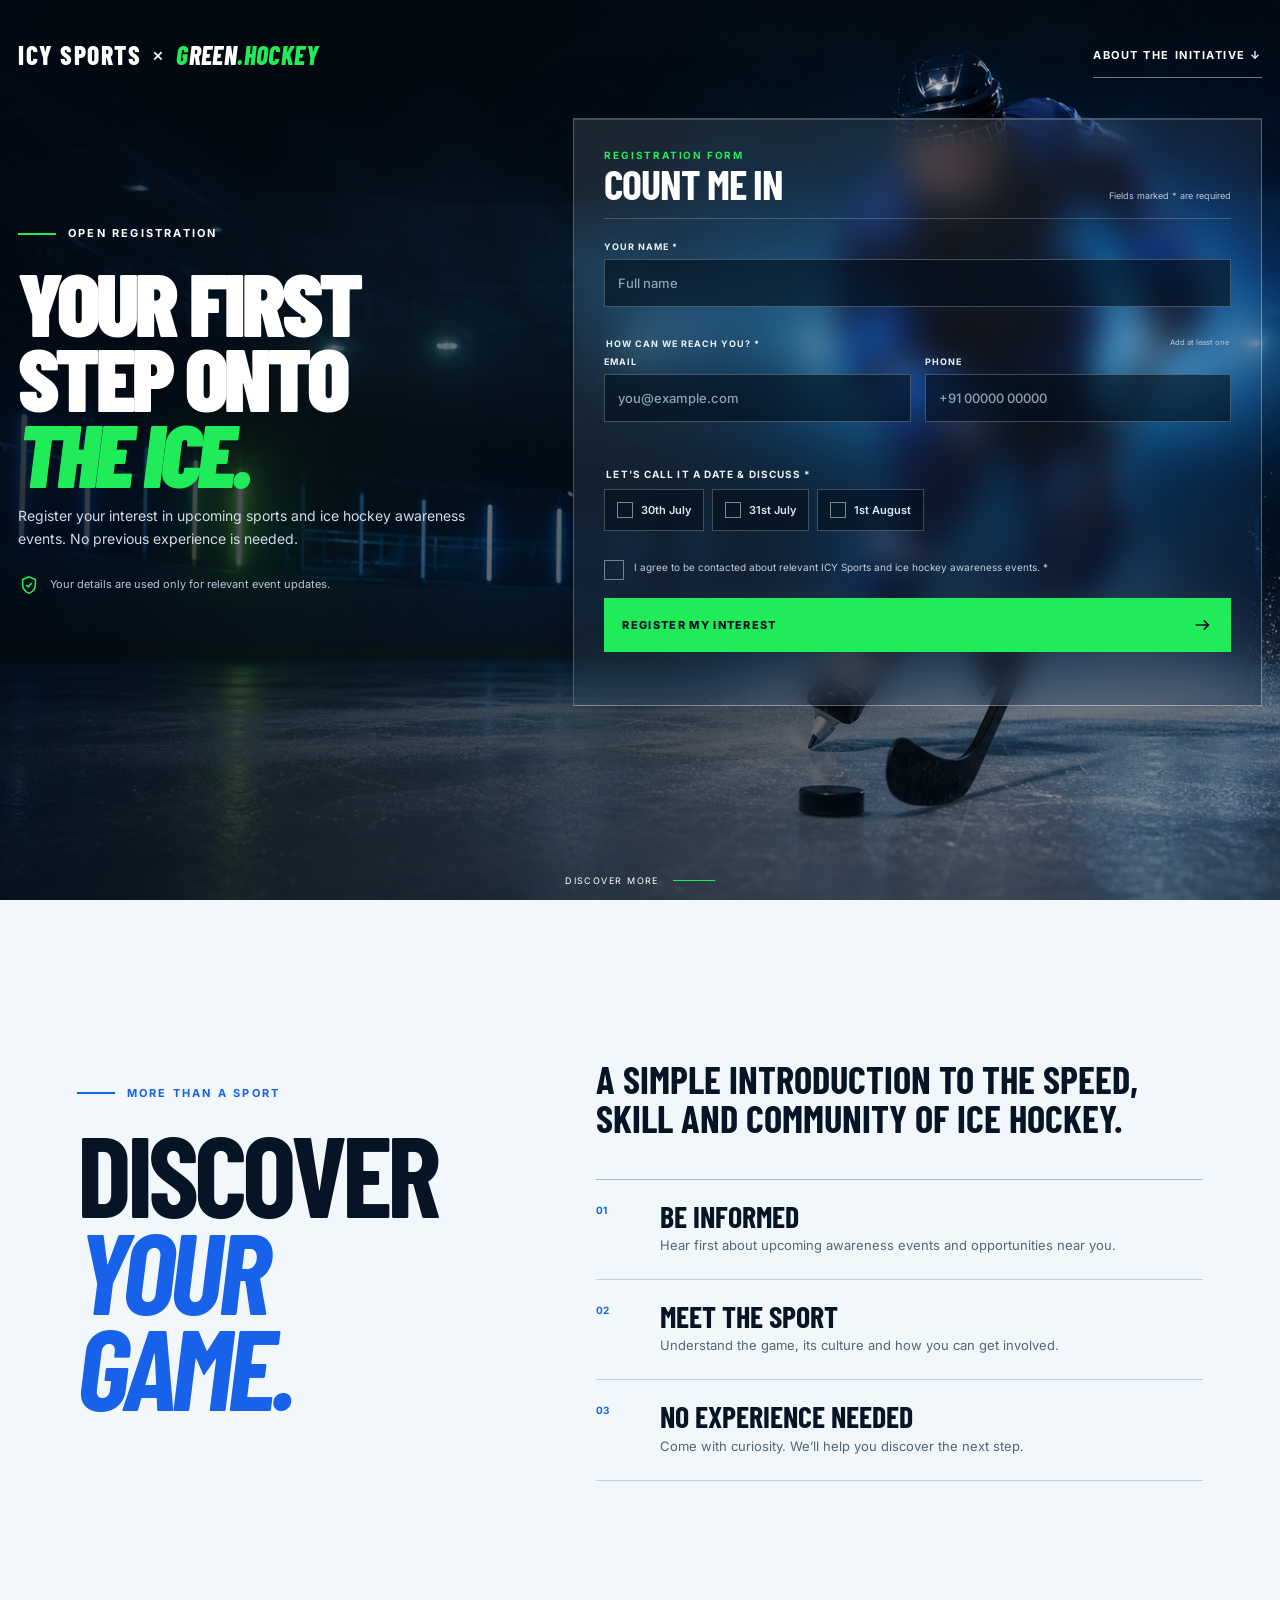
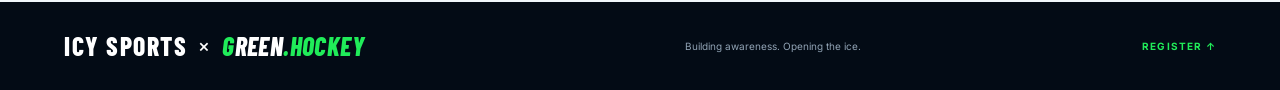
<file: expo/index.html>
<!doctype html>
<html lang="en">
<head>
  <meta charset="UTF-8">
  <meta name="viewport" content="width=device-width, initial-scale=1.0">
  <meta name="theme-color" content="#061426">
  <meta name="description" content="Register your interest in upcoming ice hockey awareness events.">
  <title>ICY Sports — Ice Hockey Awareness Registration</title>
  <link rel="preconnect" href="https://fonts.googleapis.com">
  <link rel="preconnect" href="https://fonts.gstatic.com" crossorigin>
  <link href="https://fonts.googleapis.com/css2?family=Barlow+Condensed:ital,wght@0,700;0,800;0,900;1,800&family=Inter:wght@400;500;600;700&display=swap" rel="stylesheet">
  <link rel="stylesheet" href="registration.css">
  <link rel="stylesheet" href="background-visibility.css">
  <link rel="stylesheet" href="responsive-polish.css">
  <link rel="stylesheet" href="wordmark.css">
</head>
<body>
  <main>
    <section class="registration-hero" id="register">
      <img class="hero-background" src="assets/hockey-hero.png" alt="Ice hockey player skating across a modern arena">
      <div class="hero-overlay"></div>

      <header class="site-header">
        <a class="brand wordmark" href="#register" aria-label="ICY Sports and Green Hockey home">
          <span class="icy-name">ICY SPORTS</span><span class="brand-x">×</span><span class="green-name"><b>G</b><i>REEN</i><b>.HOCKEY</b></span>
        </a>
        <a class="learn-link" href="#about">About the initiative <span aria-hidden="true">↓</span></a>
      </header>

      <div class="hero-layout">
        <div class="hero-copy">
          <p class="eyebrow"><span></span> Open registration</p>
          <h1>YOUR FIRST<br>STEP ONTO<br><em>THE ICE.</em></h1>
          <p>Register your interest in upcoming sports and ice hockey awareness events. No previous experience is needed.</p>
          <div class="trust-line">
            <svg viewBox="0 0 24 24" aria-hidden="true"><path d="M12 3 5 6v5c0 4.7 2.9 8.7 7 10 4.1-1.3 7-5.3 7-10V6l-7-3Z"/><path d="m9 12 2 2 4-4"/></svg>
            <span>Your details are used only for relevant event updates.</span>
          </div>
        </div>

        <form class="glass-form" id="signupForm" novalidate>
          <div class="form-heading">
            <div><p>Registration form</p><h2>COUNT ME IN</h2></div>
            <span>Fields marked * are required</span>
          </div>

          <div class="field full">
            <label for="name">Your name *</label>
            <input id="name" name="name" type="text" autocomplete="name" placeholder="Full name" required>
            <small class="error"></small>
          </div>

          <fieldset class="contact-group">
            <legend>How can we reach you? * <small>Add at least one</small></legend>
            <div class="two-col">
              <div class="field"><label for="email">Email</label><input id="email" name="email" type="email" autocomplete="email" inputmode="email" placeholder="you@example.com"><small class="error"></small></div>
              <div class="field"><label for="phone">Phone</label><input id="phone" name="phone" type="tel" autocomplete="tel" inputmode="tel" placeholder="+91 00000 00000"><small class="error"></small></div>
            </div>
            <small class="error contact-error"></small>
          </fieldset>

          <fieldset class="date-group">
            <legend>Let's call it a date &amp; discuss *</legend>
            <div class="date-options">
              <label class="date-option"><input type="checkbox" name="preferredDates" value="30 July"><span class="date-check"><svg viewBox="0 0 20 20" aria-hidden="true"><path d="m4 10 4 4 8-8"/></svg></span><span>30th July</span></label>
              <label class="date-option"><input type="checkbox" name="preferredDates" value="31 July"><span class="date-check"><svg viewBox="0 0 20 20" aria-hidden="true"><path d="m4 10 4 4 8-8"/></svg></span><span>31st July</span></label>
              <label class="date-option"><input type="checkbox" name="preferredDates" value="1 August"><span class="date-check"><svg viewBox="0 0 20 20" aria-hidden="true"><path d="m4 10 4 4 8-8"/></svg></span><span>1st August</span></label>
            </div>
            <small class="error date-error"></small>
          </fieldset>

          <label class="consent"><input type="checkbox" name="consent" required><span class="check"><svg viewBox="0 0 20 20" aria-hidden="true"><path d="m4 10 4 4 8-8"/></svg></span><span>I agree to be contacted about relevant ICY Sports and ice hockey awareness events. *</span></label>
          <button class="submit-button" type="submit"><span>Register my interest</span><svg viewBox="0 0 24 24" aria-hidden="true"><path d="M5 12h14m-5-5 5 5-5 5"/></svg></button>
          <p class="form-status" role="status" aria-live="polite"></p>
        </form>
      </div>
      <a class="scroll-cue" href="#about"><span>Discover more</span><i></i></a>
    </section>

    <section class="about" id="about">
      <div class="about-heading reveal"><p class="eyebrow dark"><span></span> More than a sport</p><h2>DISCOVER<br><em>YOUR GAME.</em></h2></div>
      <div class="about-content">
        <p class="about-lead reveal">A simple introduction to the speed, skill and community of ice hockey.</p>
        <div class="benefits">
          <article class="reveal"><b>01</b><div><h3>BE INFORMED</h3><p>Hear first about upcoming awareness events and opportunities near you.</p></div></article>
          <article class="reveal"><b>02</b><div><h3>MEET THE SPORT</h3><p>Understand the game, its culture and how you can get involved.</p></div></article>
          <article class="reveal"><b>03</b><div><h3>NO EXPERIENCE NEEDED</h3><p>Come with curiosity. We’ll help you discover the next step.</p></div></article>
        </div>
      </div>
    </section>
  </main>

  <footer><div class="footer-wordmark wordmark" aria-label="ICY Sports and Green Hockey"><span class="icy-name">ICY SPORTS</span><span class="brand-x">×</span><span class="green-name"><b>G</b><i>REEN</i><b>.HOCKEY</b></span></div><p>Building awareness. Opening the ice.</p><a href="#register">Register ↑</a></footer>
  <script src="script.js"></script>
</body>
</html>
</file>
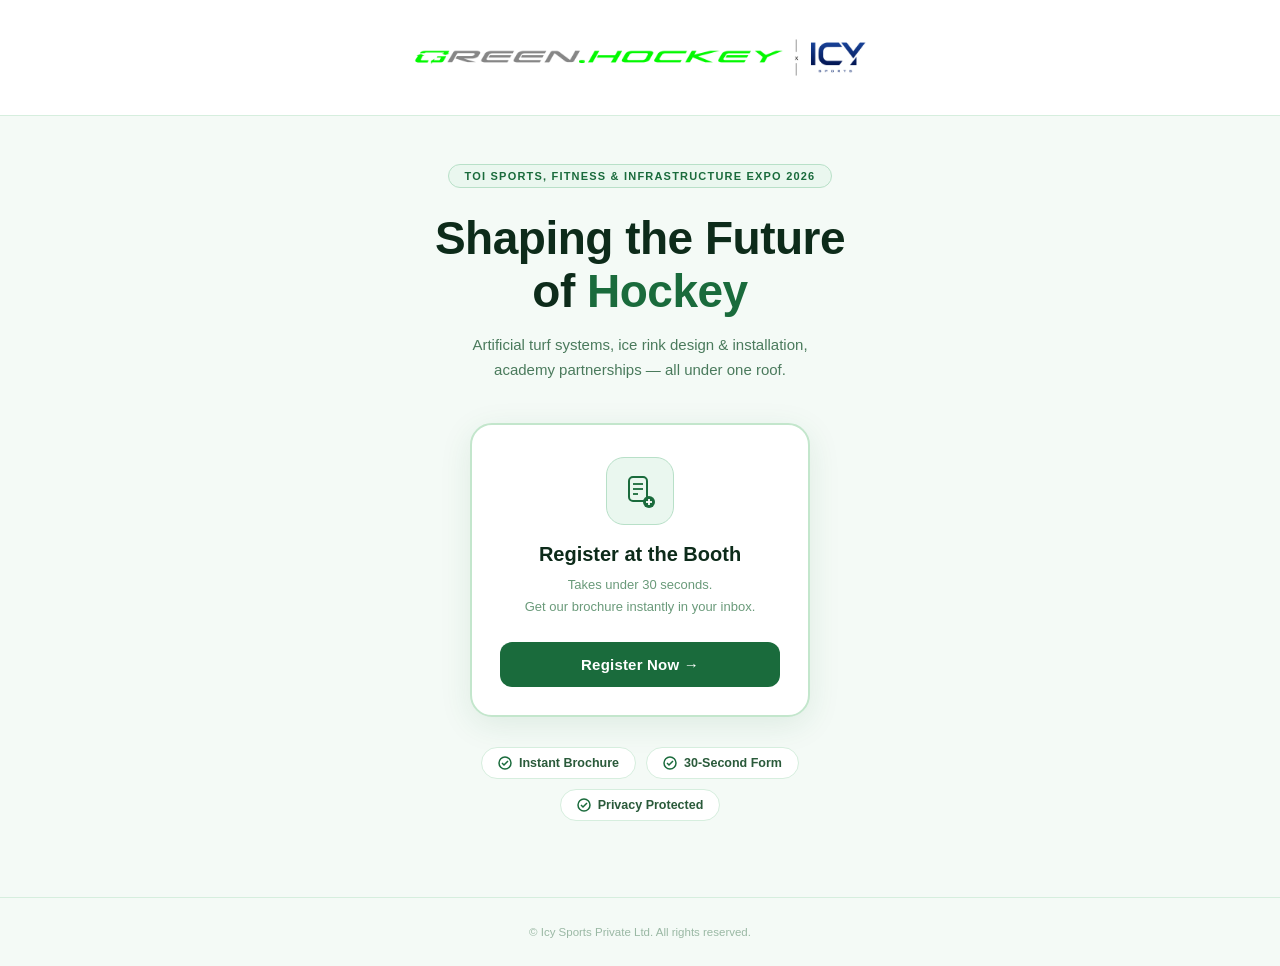
<file: landing.html>
<!DOCTYPE html>
<html lang="en">
<head>
  <meta charset="UTF-8"/> 
  <meta name="viewport" content="width=device-width, initial-scale=1.0"/>
  <title>Icy Sports — TOI Expo 2026</title>
  <style>
    *, *::before, *::after { box-sizing: border-box; margin: 0; padding: 0; }

    body {
      font-family: -apple-system, BlinkMacSystemFont, "Segoe UI", Roboto, sans-serif;
      background: #f4faf6;
      min-height: 100vh;
      display: flex;
      flex-direction: column;
    }

    /* HEADER */
    .site-header {
      background: #fff;
      border-bottom: 1px solid #d6eede;
    }
    .site-header img {
      width: 100%;
      max-width: 480px;
      display: block;
      margin: 0 auto;
      height: auto;
    }

    /* HERO */
    .hero {
      flex: 1;
      display: flex;
      flex-direction: column;
      align-items: center;
      justify-content: center;
      padding: 48px 24px 32px;
      text-align: center;
    }

    .hero-badge {
      display: inline-block;
      background: #eaf7ef;
      color: #1a6b3c;
      font-size: 11px;
      font-weight: 700;
      letter-spacing: 1.2px;
      text-transform: uppercase;
      padding: 5px 16px;
      border-radius: 20px;
      border: 1px solid #b8e0c8;
      margin-bottom: 24px;
    }

    .hero-title {
      font-size: clamp(28px, 7vw, 46px);
      font-weight: 900;
      color: #0d2b1a;
      line-height: 1.15;
      letter-spacing: -0.5px;
      margin-bottom: 14px;
    }
    .hero-title span { color: #1a6b3c; }

    .hero-sub {
      font-size: 15px;
      color: #4a7a5c;
      line-height: 1.7;
      max-width: 360px;
      margin-bottom: 40px;
    }

    /* REGISTER CARD */
    .register-card {
      background: #fff;
      border: 2px solid #c3e6cc;
      border-radius: 22px;
      padding: 32px 28px 28px;
      width: 100%;
      max-width: 340px;
      text-align: center;
      box-shadow: 0 8px 32px rgba(26,107,60,0.10);
      cursor: pointer;
      transition: transform 0.22s cubic-bezier(0.34,1.4,0.64,1),
                  box-shadow 0.22s ease,
                  border-color 0.2s;
      text-decoration: none;
      display: block;
    }
    .register-card:hover {
      transform: translateY(-5px) scale(1.02);
      box-shadow: 0 16px 48px rgba(26,107,60,0.18);
      border-color: #1a6b3c;
    }
    .register-card:active {
      transform: translateY(-2px) scale(1.01);
    }

    .card-icon {
      width: 68px;
      height: 68px;
      background: #eaf7ef;
      border-radius: 18px;
      display: flex;
      align-items: center;
      justify-content: center;
      margin: 0 auto 18px;
      border: 1.5px solid #b8e0c8;
    }

    .card-label {
      font-size: 20px;
      font-weight: 800;
      color: #0d2b1a;
      margin-bottom: 8px;
    }
    .card-desc {
      font-size: 13px;
      color: #6a9a7a;
      line-height: 1.7;
      margin-bottom: 24px;
    }

    .btn-register {
      display: block;
      width: 100%;
      background: #1a6b3c;
      color: #fff;
      font-size: 15px;
      font-weight: 700;
      padding: 14px;
      border-radius: 12px;
      border: none;
      letter-spacing: 0.2px;
      transition: background 0.2s;
    }
    .register-card:hover .btn-register {
      background: #145530;
    }

    /* FEATURE PILLS */
    .features {
      display: flex;
      gap: 10px;
      justify-content: center;
      flex-wrap: wrap;
      padding: 30px 24px 0;
      max-width: 520px;
      margin: 0 auto;
    }
    .feature-pill {
      display: flex;
      align-items: center;
      gap: 7px;
      background: #fff;
      border: 1px solid #d6eede;
      border-radius: 30px;
      padding: 8px 16px;
      font-size: 12.5px;
      color: #2a5a3a;
      font-weight: 600;
    }

    /* FOOTER */
    .site-footer {
      text-align: center;
      padding: 28px 16px;
      font-size: 11.5px;
      color: #9ab8a4;
      border-top: 1px solid #d6eede;
      margin-top: 44px;
    }
  </style>
</head>
<body>

  <!-- HEADER / LOGO -->
  <header class="site-header">
    <img src="[data-uri]" alt="Green Hockey x Icy Sports"/>
  </header>

  <!-- HERO -->
  <main class="hero">

    <span class="hero-badge">TOI Sports, Fitness &amp; Infrastructure Expo 2026</span>

    <h1 class="hero-title">
      Shaping the Future<br>of <span>Hockey</span>
    </h1>
    <p class="hero-sub">
      Artificial turf systems, ice rink design &amp; installation,
      academy partnerships — all under one roof.
    </p>

    <!-- REGISTER CARD -->
   <a class="register-card" href="register/">
      <div class="card-icon">
        <svg width="34" height="34" viewBox="0 0 34 34" fill="none" xmlns="http://www.w3.org/2000/svg">
          <rect x="6" y="3" width="18" height="24" rx="4" stroke="#1a6b3c" stroke-width="2" fill="none"/>
          <line x1="10" y1="10" x2="20" y2="10" stroke="#1a6b3c" stroke-width="1.8"/>
          <line x1="10" y1="15" x2="20" y2="15" stroke="#1a6b3c" stroke-width="1.8"/>
          <line x1="10" y1="20" x2="15" y2="20" stroke="#1a6b3c" stroke-width="1.8"/>
          <circle cx="26" cy="28" r="6" fill="#1a6b3c"/>
          <line x1="26" y1="25" x2=
        "26" y2="31" stroke="#fff" stroke-width="1.8"/>
          <line x1="23" y1="28" x2="29" y2="28" stroke="#fff" stroke-width="1.8"/>
        </svg>
      </div>
      <div class="card-label">Register at the Booth</div>
      <div class="card-desc">
        Takes under 30 seconds.<br>
        Get our brochure instantly in your inbox.
      </div>
      <div class="btn-register">Register Now &rarr;</div>
    </a>

    <!-- FEATURE PILLS -->
    <div class="features">
      <div class="feature-pill">
        <svg width="14" height="14" viewBox="0 0 14 14" fill="none">
          <circle cx="7" cy="7" r="6" stroke="#1a6b3c" stroke-width="1.5"/>
          <polyline points="4,7 6,9 10,5" stroke="#1a6b3c" stroke-width="1.5" fill="none"/>
        </svg>
        Instant Brochure
      </div>
      <div class="feature-pill">
        <svg width="14" height="14" viewBox="0 0 14 14" fill="none">
          <circle cx="7" cy="7" r="6" stroke="#1a6b3c" stroke-width="1.5"/>
          <polyline points="4,7 6,9 10,5" stroke="#1a6b3c" stroke-width="1.5" fill="none"/>
        </svg>
        30-Second Form
      </div>
      <div class="feature-pill">
        <svg width="14" height="14" viewBox="0 0 14 14" fill="none">
          <circle cx="7" cy="7" r="6" stroke="#1a6b3c" stroke-width="1.5"/>
          <polyline points="4,7 6,9 10,5" stroke="#1a6b3c" stroke-width="1.5" fill="none"/>
        </svg>
        Privacy Protected
      </div>
    </div>

  </main>

  <!-- FOOTER -->
  <footer class="site-footer">
    &copy; Icy Sports Private Ltd. All rights reserved.
  </footer>

</body> 
</html>
</file>
<file: expo/registration.css>
:root{--ink:#061426;--navy:#071a31;--blue:#1762e8;--green:#20ec59;--white:#fff;--muted:#b8c8d7;--glass:rgba(7,22,42,.68)}*{box-sizing:border-box}html{scroll-behavior:smooth}body{margin:0;background:var(--ink);color:var(--white);font-family:Inter,Arial,sans-serif}a{color:inherit;text-decoration:none}.registration-hero{position:relative;isolation:isolate;min-height:100svh;padding:18px;overflow:hidden}.hero-background,.hero-overlay{position:absolute;inset:0;width:100%;height:100%;z-index:-2}.hero-background{object-fit:cover;object-position:61% center}.hero-overlay{z-index:-1;background:linear-gradient(90deg,rgba(2,10,20,.96) 0%,rgba(2,10,20,.7) 45%,rgba(2,10,20,.24) 75%),linear-gradient(0deg,rgba(2,10,20,.65),transparent 55%)}.site-header{width:min(1440px,100%);height:74px;margin:0 auto;display:flex;align-items:center;justify-content:space-between}.brand{width:340px;height:62px;background:#fff;overflow:hidden}.brand img,footer img{width:100%;height:100%;object-fit:cover;display:block}.learn-link{font-size:11px;text-transform:uppercase;letter-spacing:.14em;font-weight:700;padding:15px 0;border-bottom:1px solid rgba(255,255,255,.45);transition:color .2s,border-color .2s}.learn-link:hover{color:var(--green);border-color:var(--green)}.hero-layout{width:min(1320px,100%);margin:26px auto 36px;display:grid;grid-template-columns:.82fr 1.18fr;align-items:center;gap:6vw}.hero-copy{padding:20px 0}.eyebrow{display:flex;align-items:center;gap:12px;margin:0 0 25px;font-size:11px;line-height:1;text-transform:uppercase;letter-spacing:.2em;font-weight:700}.eyebrow span{display:block;width:38px;height:2px;background:var(--green)}h1,h2,h3{font-family:"Barlow Condensed",Impact,sans-serif;margin:0;line-height:.84;text-transform:uppercase}h1{font-size:clamp(68px,7vw,122px);letter-spacing:-.045em;font-weight:900}h1 em,.about h2 em{color:var(--green);font-style:italic}.hero-copy>p:not(.eyebrow){max-width:480px;color:#d0dce7;line-height:1.65;font-size:14px}.trust-line{display:flex;align-items:center;gap:10px;margin-top:24px;color:#b7c7d5;font-size:11px;line-height:1.45}.trust-line svg{width:22px;flex:0 0 22px;fill:none;stroke:var(--green);stroke-width:1.7}.glass-form{padding:30px;border:1px solid rgba(255,255,255,.26);background:linear-gradient(145deg,rgba(255,255,255,.16),rgba(7,22,42,.58));box-shadow:0 30px 80px rgba(0,0,0,.35),inset 0 1px rgba(255,255,255,.18);backdrop-filter:blur(22px) saturate(130%);-webkit-backdrop-filter:blur(22px) saturate(130%)}.form-heading{display:flex;justify-content:space-between;align-items:end;margin-bottom:22px;padding-bottom:17px;border-bottom:1px solid rgba(255,255,255,.2)}.form-heading p{margin:0 0 5px;color:var(--green);font-size:10px;font-weight:700;text-transform:uppercase;letter-spacing:.18em}.form-heading h2{font-size:42px;letter-spacing:-.025em}.form-heading>span{font-size:9px;color:#b9c9d7}.two-col{display:grid;grid-template-columns:1fr 1fr;gap:14px}.field{margin-bottom:16px}.field label,.contact-group legend{display:block;margin-bottom:7px;color:#eaf1f7;font-size:9px;font-weight:700;text-transform:uppercase;letter-spacing:.11em}.field label span,.contact-group legend small{float:right;color:#a9bac9;text-transform:none;letter-spacing:0;font-weight:500}.contact-group{border:0;padding:0;margin:0}.contact-group legend{width:100%}input,select{width:100%;min-height:48px;border:1px solid rgba(255,255,255,.24);border-radius:0;background:rgba(3,15,28,.62);padding:12px 13px;color:white;font:500 13px Inter,sans-serif;outline:none;transition:border-color .2s,background .2s}input::placeholder{color:#8fa2b5}input:focus,select:focus{border-color:var(--green);background:rgba(3,15,28,.88);box-shadow:0 0 0 3px rgba(32,236,89,.12)}select{appearance:none;cursor:pointer}.select-wrap{position:relative}.select-wrap svg{position:absolute;right:13px;top:13px;width:21px;fill:none;stroke:var(--green);stroke-width:2;pointer-events:none}.consent{display:flex;align-items:flex-start;gap:10px;color:#c0cfdb;font-size:10px;line-height:1.45;cursor:pointer}.consent input{position:absolute;opacity:0;width:1px}.check{width:20px;height:20px;flex:0 0 20px;border:1px solid rgba(255,255,255,.42);display:grid;place-items:center}.check svg{width:14px;fill:none;stroke:var(--ink);stroke-width:2.4;opacity:0}.consent input:checked+.check{background:var(--green);border-color:var(--green)}.consent input:checked+.check svg{opacity:1}.consent input:focus-visible+.check{outline:3px solid rgba(32,236,89,.28)}.submit-button{width:100%;min-height:54px;margin-top:18px;border:0;background:var(--green);color:var(--ink);padding:15px 18px;display:flex;align-items:center;justify-content:space-between;font:800 11px Inter,sans-serif;text-transform:uppercase;letter-spacing:.12em;cursor:pointer;transition:background .2s}.submit-button:hover{background:#fff}.submit-button svg{width:22px;fill:none;stroke:currentColor;stroke-width:1.8}.error{display:block;min-height:12px;margin-top:3px;color:#ffadb6;font-size:9px}.invalid{border-color:#ff7e8c}.form-status{min-height:15px;margin:8px 0 0;color:#75ff9b;font-size:10px}.form-status.error-status{color:#ffadb6}.scroll-cue{position:absolute;left:50%;bottom:14px;display:flex;align-items:center;gap:14px;transform:translateX(-50%);font-size:9px;text-transform:uppercase;letter-spacing:.16em}.scroll-cue i{display:block;width:42px;height:1px;background:var(--green)}.about{min-height:78svh;background:#f1f7fb;color:var(--ink);padding:100px max(6vw,24px);display:grid;grid-template-columns:.8fr 1.2fr;gap:9vw;align-items:center}.about .eyebrow{color:var(--blue)}.about .eyebrow span{background:var(--blue)}.about h2{font-size:clamp(72px,9vw,150px);letter-spacing:-.045em}.about h2 em{color:var(--blue)}.about-lead{max-width:580px;font:700 clamp(27px,3vw,43px)/1.03 "Barlow Condensed",sans-serif;text-transform:uppercase}.benefits{margin-top:40px;border-top:1px solid #a9bac7}.benefits article{display:grid;grid-template-columns:42px 1fr;gap:22px;padding:24px 0;border-bottom:1px solid #c3cfd9}.benefits b{color:var(--blue);font-size:10px}.benefits h3{font-size:30px;margin-bottom:6px}.benefits p{margin:0;color:#536678;line-height:1.55;font-size:13px}footer{background:#030b15;padding:28px max(5vw,20px);display:grid;grid-template-columns:340px 1fr auto;gap:30px;align-items:center;color:#91a3b4;font-size:10px}footer img{height:62px;background:#fff}footer p{text-align:center}footer a{color:var(--green);text-transform:uppercase;letter-spacing:.12em;font-weight:700}.reveal{opacity:0;transform:translateY(25px);transition:opacity .7s ease,transform .7s ease}.reveal.in-view{opacity:1;transform:none}@media(max-width:900px){.registration-hero{padding:12px}.site-header{height:60px}.brand{width:250px;height:52px}.hero-layout{grid-template-columns:1fr;margin-top:18px}.hero-copy{padding:8px 4px 0}.hero-copy h1{font-size:72px}.hero-copy>p:not(.eyebrow),.trust-line{display:none}.glass-form{padding:24px}.scroll-cue{display:none}.about{grid-template-columns:1fr;gap:50px}.about-content{max-width:680px}footer{grid-template-columns:260px 1fr auto}footer img{height:52px}}@media(max-width:600px){.registration-hero{min-height:auto;padding:10px 10px 24px}.site-header{height:52px}.brand{width:204px;height:46px}.learn-link{display:none}.hero-background{position:fixed;object-position:65% center}.hero-overlay{position:fixed;background:linear-gradient(rgba(2,10,20,.55),rgba(2,10,20,.88) 31%,rgba(2,10,20,.96))}.hero-layout{display:flex;flex-direction:column;gap:14px;margin:18px auto 0}.hero-copy{width:100%;padding:0 3px}.hero-copy .eyebrow{margin-bottom:13px}.hero-copy h1{font-size:54px;line-height:.82}.glass-form{width:100%;padding:20px 15px;background:linear-gradient(145deg,rgba(255,255,255,.15),rgba(4,17,32,.76));backdrop-filter:blur(18px);-webkit-backdrop-filter:blur(18px)}.form-heading{align-items:start;margin-bottom:18px}.form-heading h2{font-size:36px}.form-heading>span{max-width:90px;text-align:right}.two-col{grid-template-columns:1fr;gap:0}.optional-row{grid-template-columns:1fr 1fr;gap:10px}.field{margin-bottom:13px}input,select{min-height:50px;font-size:14px}.submit-button{min-height:56px}.about{min-height:auto;padding:78px 22px}.about h2{font-size:66px}.about-content{max-width:none}.about-lead{font-size:30px}.benefits{margin-top:30px}.benefits article{grid-template-columns:32px 1fr;gap:12px}.benefits h3{font-size:26px}footer{grid-template-columns:1fr;gap:18px;padding:24px 20px}footer img{width:100%;height:60px}footer p{text-align:left;margin:0}}@media(max-width:380px){.optional-row{grid-template-columns:1fr}.hero-copy h1{font-size:48px}.glass-form{padding:18px 13px}}@media(prefers-reduced-motion:reduce){html{scroll-behavior:auto}*,*::before,*::after{animation:none!important;transition:none!important}.reveal{opacity:1;transform:none}}
</file>
<file: expo/background-visibility.css>
/* Brighter photographic backdrop while retaining readable glass surfaces. */
.hero-overlay {
  background:
    linear-gradient(90deg, rgba(2, 10, 20, 0.82) 0%, rgba(2, 10, 20, 0.50) 46%, rgba(2, 10, 20, 0.10) 78%),
    linear-gradient(0deg, rgba(2, 10, 20, 0.38), transparent 56%);
}

.glass-form {
  background: linear-gradient(145deg, rgba(255, 255, 255, 0.11), rgba(7, 22, 42, 0.43));
  backdrop-filter: blur(16px) saturate(125%);
  -webkit-backdrop-filter: blur(16px) saturate(125%);
}

.submit-button:disabled {
  cursor: wait;
  opacity: 0.7;
}

@media (max-width: 600px) {
  .hero-overlay {
    background: linear-gradient(
      rgba(2, 10, 20, 0.34),
      rgba(2, 10, 20, 0.69) 31%,
      rgba(2, 10, 20, 0.84)
    );
  }

  .glass-form {
    background: linear-gradient(145deg, rgba(255, 255, 255, 0.12), rgba(4, 17, 32, 0.61));
    backdrop-filter: blur(14px) saturate(125%);
    -webkit-backdrop-filter: blur(14px) saturate(125%);
  }
}
</file>
<file: expo/responsive-polish.css>
/* Mobile-first responsive refinements for registration-heavy traffic. */
html,
body {
  width: 100%;
  max-width: 100%;
  overflow-x: hidden;
}

img,
input,
select,
button {
  max-width: 100%;
}

@media (max-width: 600px) {
  .hero-background {
    display: none;
  }

  .hero-overlay {
    position: absolute;
    inset: 0;
    width: 100%;
    height: 100%;
  }

  .registration-hero {
    isolation: isolate;
    min-height: 0;
    background-image: url("assets/hockey-hero.png");
    background-position: 64% center;
    background-size: cover;
    background-repeat: no-repeat;
    padding:
      max(10px, env(safe-area-inset-top))
      max(10px, env(safe-area-inset-right))
      max(28px, env(safe-area-inset-bottom))
      max(10px, env(safe-area-inset-left));
  }

  .site-header,
  .hero-layout,
  .hero-copy,
  .glass-form {
    min-width: 0;
    max-width: 100%;
  }

  .hero-layout {
    margin-bottom: 0;
  }

  .site-header {
    height: 52px;
  }

  .brand {
    width: min(204px, 64vw);
    height: 46px;
  }

  .hero-copy h1 {
    font-size: clamp(46px, 15vw, 62px);
    overflow-wrap: normal;
  }

  .glass-form {
    padding: 20px 16px;
  }

  .form-heading {
    gap: 12px;
  }

  .form-heading h2 {
    font-size: clamp(32px, 10vw, 40px);
  }

  .form-heading > span {
    flex: 0 0 92px;
    line-height: 1.4;
  }

  .two-col,
  .optional-row {
    grid-template-columns: minmax(0, 1fr);
    gap: 0;
  }

  input,
  select {
    min-height: 52px;
    font-size: 16px; /* Prevents automatic input zoom on iOS. */
  }

  .field label,
  .contact-group legend {
    font-size: 10px;
    line-height: 1.4;
  }

  .consent {
    gap: 12px;
    font-size: 12px;
    line-height: 1.55;
  }

  .check {
    width: 24px;
    height: 24px;
    flex-basis: 24px;
  }

  .submit-button {
    min-height: 58px;
    font-size: 12px;
  }

  .form-status,
  .error {
    font-size: 11px;
    line-height: 1.45;
  }

  .about {
    padding-right: max(22px, env(safe-area-inset-right));
    padding-left: max(22px, env(safe-area-inset-left));
  }

  footer {
    padding-right: max(20px, env(safe-area-inset-right));
    padding-bottom: max(24px, env(safe-area-inset-bottom));
    padding-left: max(20px, env(safe-area-inset-left));
  }
}

.about,
footer {
  position: relative;
  z-index: 2;
}

@media (min-width: 601px) and (max-width: 1024px) {
  .registration-hero {
    padding: 18px clamp(18px, 4vw, 42px) 42px;
  }

  .hero-layout {
    width: min(760px, 100%);
    grid-template-columns: 1fr;
    gap: 26px;
  }

  .hero-copy {
    max-width: 680px;
  }

  .hero-copy h1 {
    font-size: clamp(68px, 11vw, 96px);
  }

  .glass-form {
    width: 100%;
  }

  input,
  select {
    font-size: 16px;
  }

  .about {
    min-height: auto;
    grid-template-columns: 1fr;
    padding: 90px clamp(32px, 7vw, 72px);
  }

  footer {
    grid-template-columns: minmax(220px, 300px) 1fr auto;
  }
}

@media (min-width: 1025px) and (max-height: 820px) {
  .registration-hero {
    min-height: 820px;
  }

  .hero-layout {
    margin-top: 18px;
  }
}

.date-group {
  border: 0;
  padding: 0;
  margin: 0 0 14px;
}

.date-group legend {
  margin-bottom: 9px;
  color: #eaf1f7;
  font-size: 10px;
  font-weight: 700;
  text-transform: uppercase;
  letter-spacing: 0.11em;
}

.date-options {
  display: flex;
  flex-wrap: wrap;
  gap: 8px;
}

.date-option {
  width: auto;
  min-height: 42px;
  border: 1px solid rgba(255, 255, 255, 0.24);
  background: rgba(3, 15, 28, 0.62);
  padding: 8px 12px;
  display: flex;
  align-items: center;
  gap: 8px;
  color: #dce7ef;
  font-size: 11px;
  font-weight: 600;
  cursor: pointer;
  transition: border-color 0.2s, background 0.2s, color 0.2s;
}

.date-option:hover {
  border-color: rgba(32, 236, 89, 0.7);
}

.date-option input {
  position: absolute;
  width: 1px;
  opacity: 0;
}

.date-check {
  width: 16px;
  height: 16px;
  flex: 0 0 16px;
  border: 1px solid rgba(255, 255, 255, 0.48);
  display: grid;
  place-items: center;
}

.date-check svg {
  width: 13px;
  fill: none;
  stroke: #061426;
  stroke-width: 2.4;
  opacity: 0;
}

.date-option:has(input:checked) {
  border-color: #20ec59;
  background: rgba(32, 236, 89, 0.14);
  color: #fff;
}

.date-option input:checked + .date-check {
  border-color: #20ec59;
  background: #20ec59;
}

.date-option input:checked + .date-check svg {
  opacity: 1;
}

.date-option input:focus-visible + .date-check {
  outline: 3px solid rgba(32, 236, 89, 0.3);
}

@media (max-width: 600px) {
  .date-options {
    display: grid;
    grid-template-columns: repeat(2, minmax(0, 1fr));
  }

  .date-option {
    width: 100%;
    min-height: 46px;
    padding: 8px 10px;
    font-size: 12px;
  }
}
</file>
<file: expo/wordmark.css>
.wordmark {
  display: inline-flex;
  align-items: center;
  gap: 11px;
  width: auto;
  height: auto;
  padding: 0;
  background: transparent;
  overflow: visible;
  white-space: nowrap;
  font-family: "Barlow Condensed", Impact, sans-serif;
  font-size: clamp(20px, 2vw, 29px);
  font-style: italic;
  font-weight: 800;
  line-height: 1;
  letter-spacing: 0.035em;
  text-transform: uppercase;
}

.icy-name,
.brand-x,
.green-name i {
  color: #fff;
}

.icy-name {
  font-style: normal;
  letter-spacing: 0.06em;
}

.brand-x {
  font-family: Inter, Arial, sans-serif;
  font-size: 0.7em;
  font-style: normal;
  font-weight: 500;
}

.green-name {
  display: inline-flex;
  align-items: baseline;
  letter-spacing: 0.015em;
}

.green-name b {
  color: #20ec59;
  font-weight: 800;
}

.green-name i {
  font-weight: 800;
}

.footer-wordmark {
  justify-self: start;
}

@media (max-width: 600px) {
  .site-header {
    justify-content: center;
  }

  .brand.wordmark {
    margin: 0 auto;
    font-size: clamp(17px, 5.8vw, 23px);
    gap: 7px;
  }

  .footer-wordmark {
    justify-self: center;
    font-size: clamp(19px, 6.2vw, 25px);
  }

  footer p,
  footer > a {
    text-align: center;
  }
}
</file>
